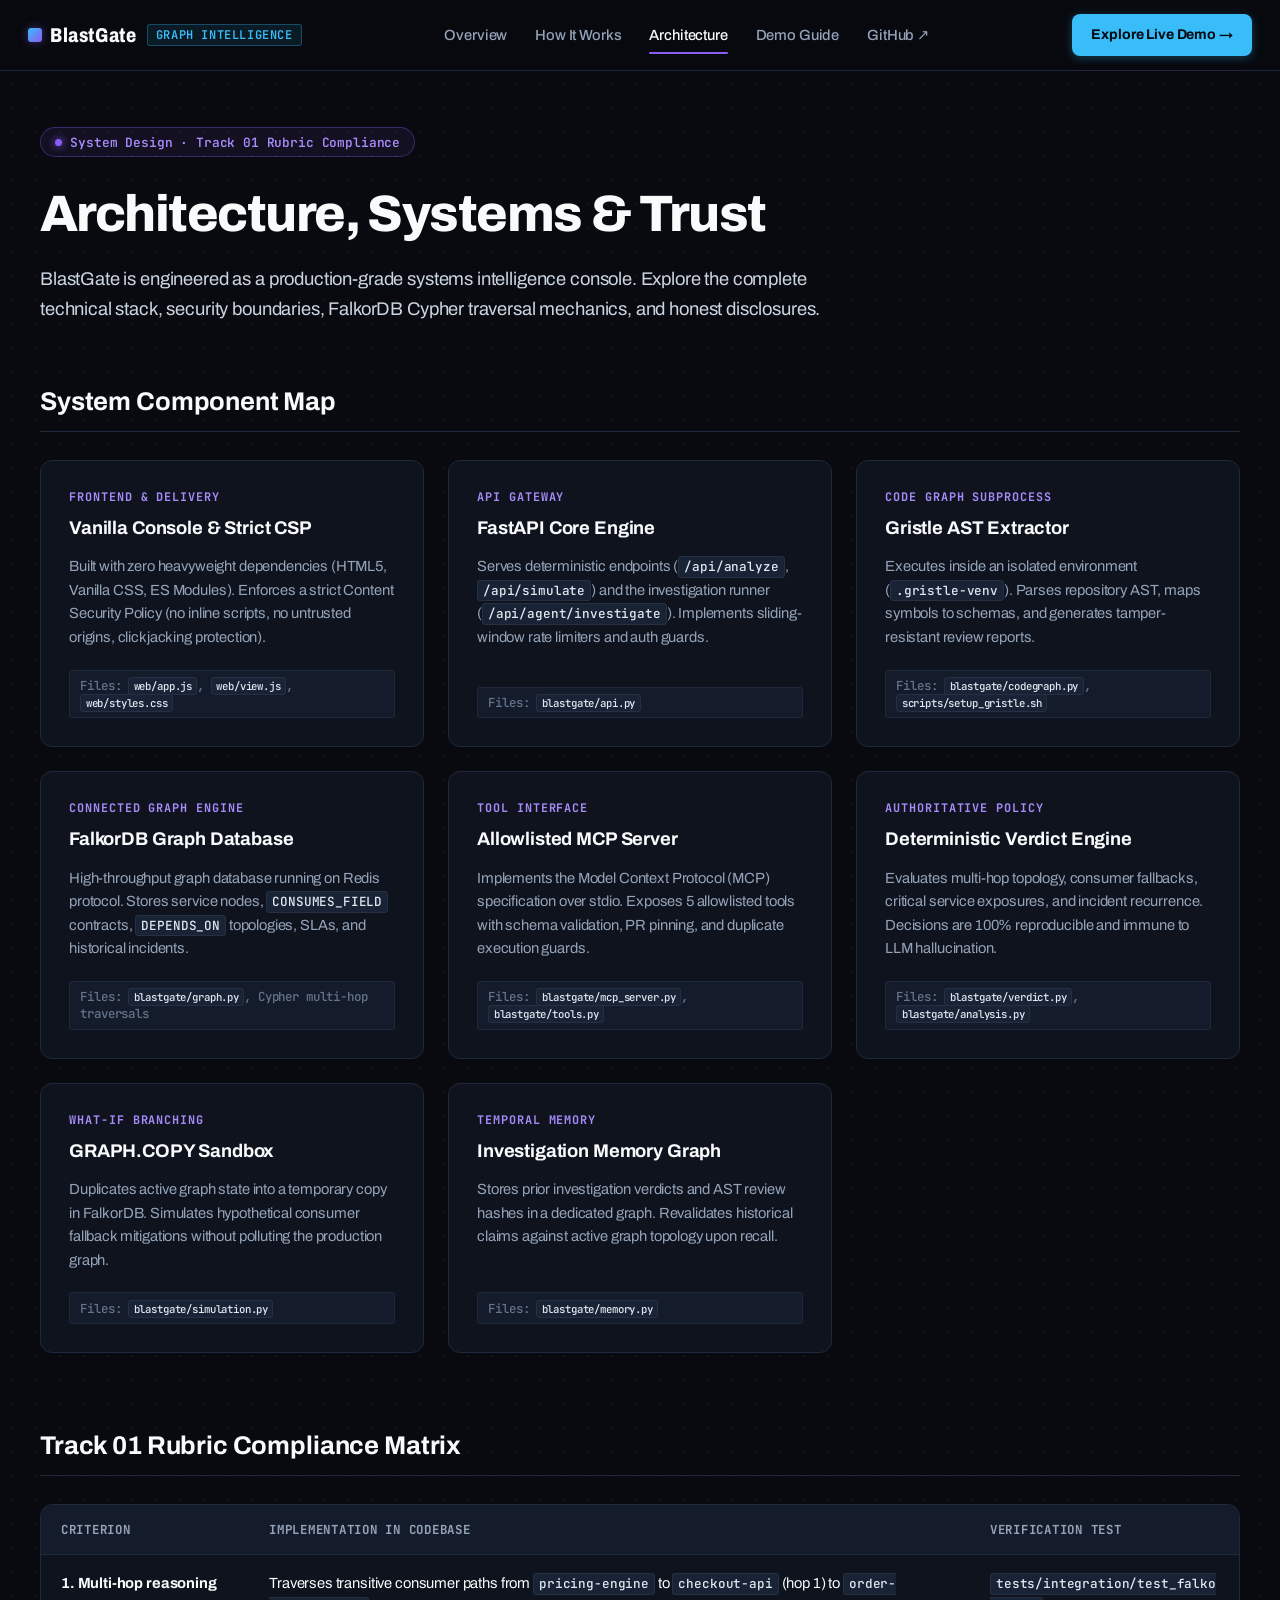
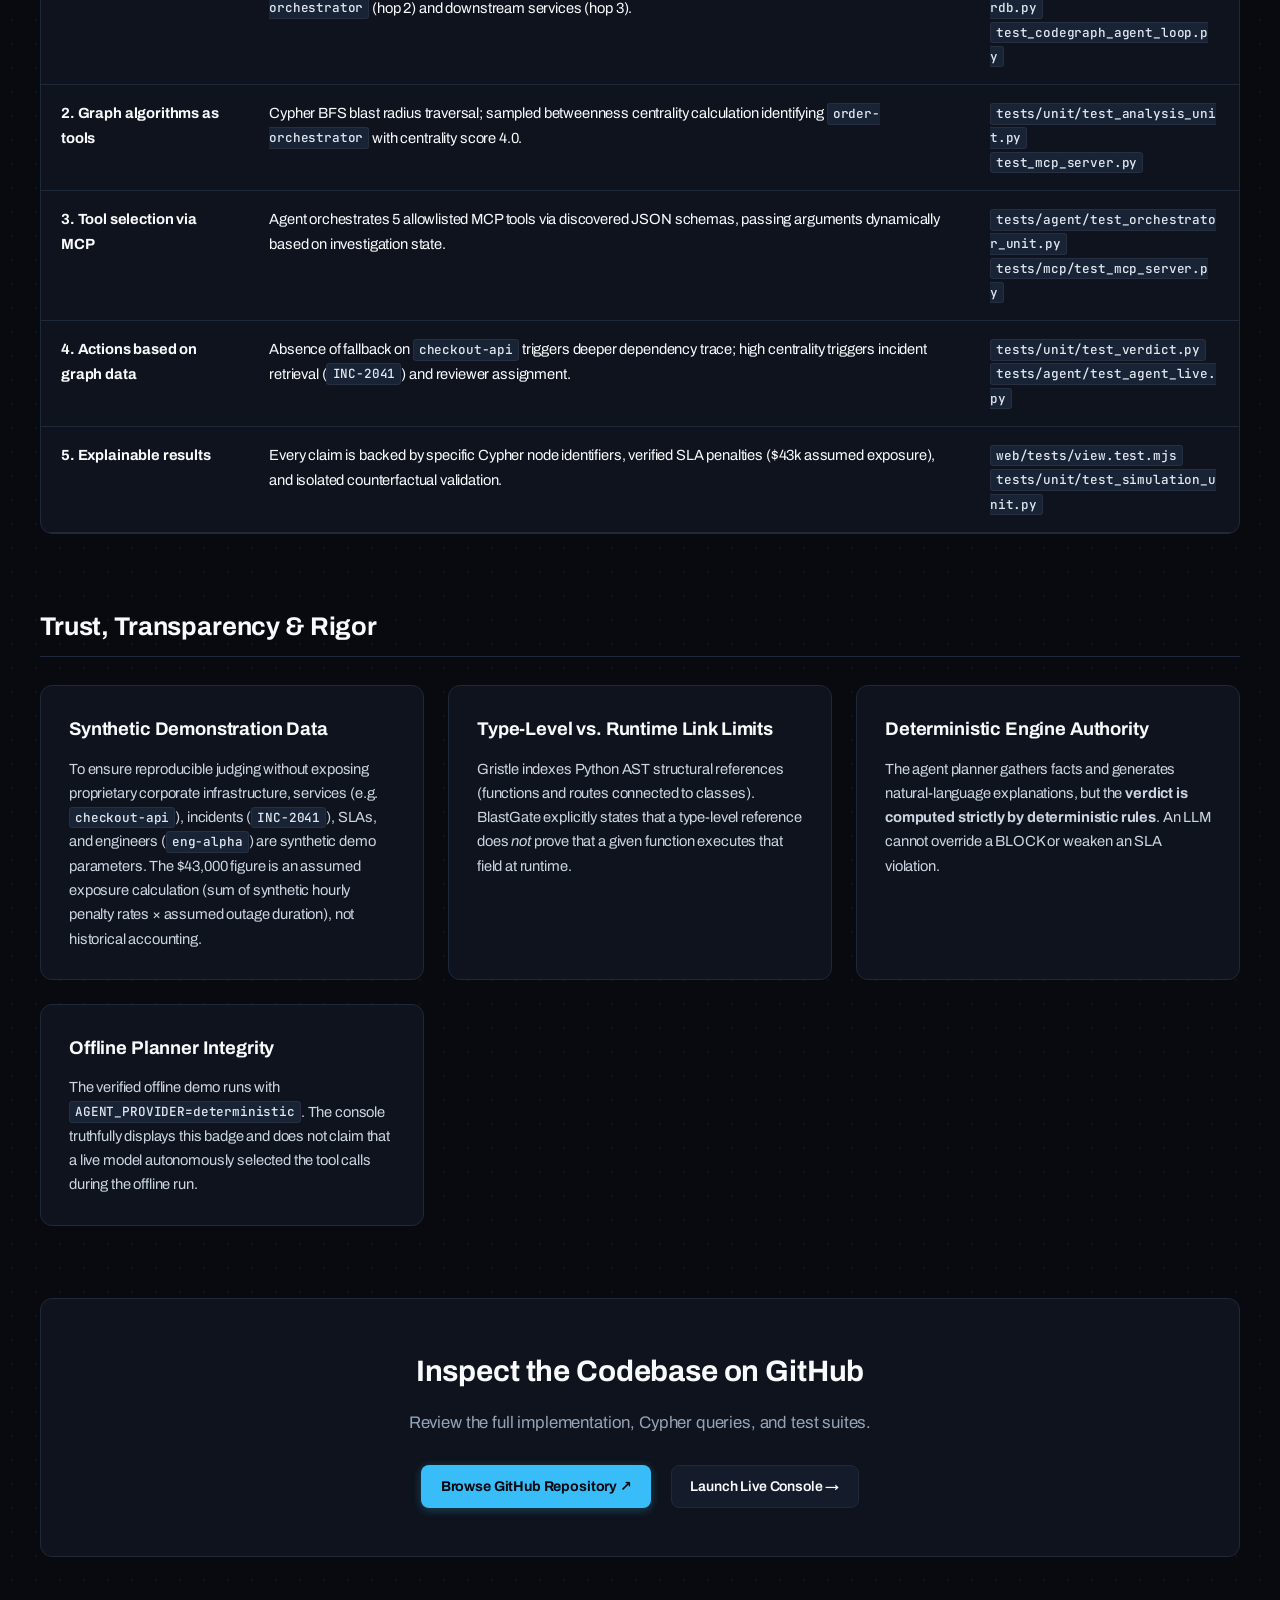
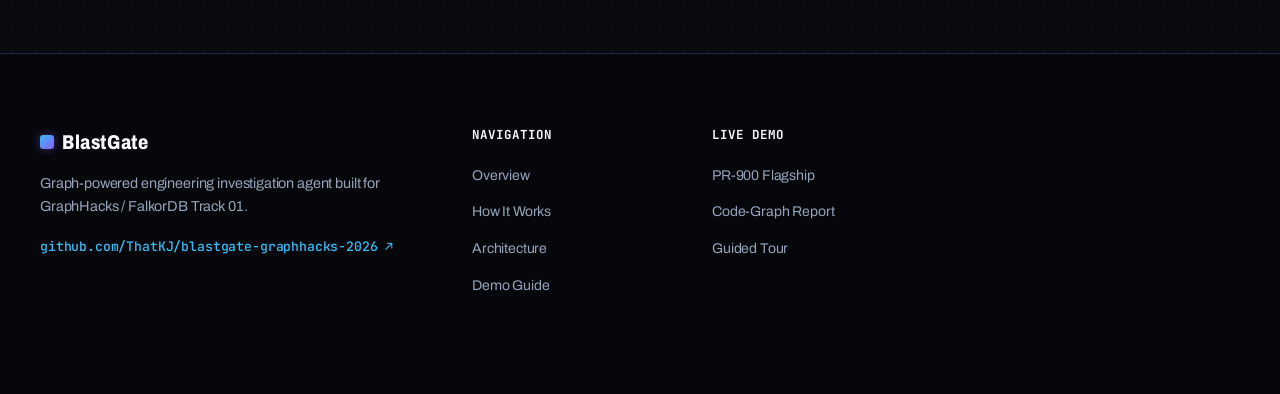
<file: web/architecture.html>
<!doctype html>
<html lang="en">
<head>
  <meta charset="utf-8">
  <meta name="viewport" content="width=device-width, initial-scale=1">
  <title>Architecture &amp; Trust — BlastGate Technical Specification</title>
  <meta name="description" content="Technical architecture, FalkorDB multi-hop graph queries, allowlisted MCP server, deterministic verdict engine, and Track 01 rubric compliance matrix for BlastGate.">
  <link rel="icon" href="data:image/svg+xml,%3Csvg xmlns='http://www.w3.org/2000/svg' viewBox='0 0 16 16'%3E%3Crect width='16' height='16' rx='3' fill='%23080a0f'/%3E%3Cpath d='M3 3l10 10M13 3l-10 10' stroke='%2338bdf8' stroke-width='2.2' stroke-linecap='round'/%3E%3Ccircle cx='8' cy='8' r='2.5' fill='%238b5cf6'/%3E%3C/svg%3E">
  <link rel="preconnect" href="https://fonts.googleapis.com">
  <link rel="preconnect" href="https://fonts.gstatic.com" crossorigin>
  <link rel="stylesheet" href="https://fonts.googleapis.com/css2?family=Archivo:wdth,wght@62..100,400..800&family=JetBrains+Mono:wght@400;500;700&display=swap">
  <link rel="stylesheet" href="styles.css">
</head>
<body class="site-body">
  <header class="site-header">
    <div class="site-nav-container">
      <a href="/" class="brand-link" aria-label="BlastGate Home">
        <span class="brand">BlastGate</span>
        <span class="brand-sub">Graph Intelligence</span>
      </a>

      <nav class="site-nav" id="site-nav" aria-label="Main Navigation">
        <a href="/" class="site-nav-link">Overview</a>
        <a href="/how-it-works" class="site-nav-link">How It Works</a>
        <a href="/architecture" class="site-nav-link active" aria-current="page">Architecture</a>
        <a href="/demo-guide" class="site-nav-link">Demo Guide</a>
        <a href="https://github.com/ThatKJ/blastgate-graphhacks-2026" class="site-nav-link" target="_blank" rel="noopener">GitHub ↗</a>
      </nav>

      <div class="site-header-actions">
        <a href="/console#PR-900" class="btn-primary cta-btn">Explore Live Demo →</a>
        <button type="button" class="mobile-toggle" id="mobile-toggle" aria-label="Toggle Navigation Menu">☰</button>
      </div>
    </div>
  </header>

  <main class="page-content">
    <div class="site-container">
      <div class="page-header">
        <div class="hero-badge">
          <span class="badge-dot"></span>
          <span>System Design · Track 01 Rubric Compliance</span>
        </div>
        <h1 class="page-title">Architecture, Systems &amp; Trust</h1>
        <p class="page-lead">
          BlastGate is engineered as a production-grade systems intelligence console. Explore the complete technical stack, security boundaries, FalkorDB Cypher traversal mechanics, and honest disclosures.
        </p>
      </div>

      <!-- Architecture Block Diagram -->
      <section class="arch-section">
        <h2 class="arch-heading">System Component Map</h2>
        <div class="arch-grid">
          <div class="arch-card">
            <div class="arch-tag">Frontend &amp; Delivery</div>
            <h3>Vanilla Console &amp; Strict CSP</h3>
            <p>Built with zero heavyweight dependencies (HTML5, Vanilla CSS, ES Modules). Enforces a strict Content Security Policy (no inline scripts, no untrusted origins, clickjacking protection).</p>
            <div class="arch-files">Files: <code>web/app.js</code>, <code>web/view.js</code>, <code>web/styles.css</code></div>
          </div>

          <div class="arch-card">
            <div class="arch-tag">API Gateway</div>
            <h3>FastAPI Core Engine</h3>
            <p>Serves deterministic endpoints (<code>/api/analyze</code>, <code>/api/simulate</code>) and the investigation runner (<code>/api/agent/investigate</code>). Implements sliding-window rate limiters and auth guards.</p>
            <div class="arch-files">Files: <code>blastgate/api.py</code></div>
          </div>

          <div class="arch-card">
            <div class="arch-tag">Code Graph Subprocess</div>
            <h3>Gristle AST Extractor</h3>
            <p>Executes inside an isolated environment (<code>.gristle-venv</code>). Parses repository AST, maps symbols to schemas, and generates tamper-resistant review reports.</p>
            <div class="arch-files">Files: <code>blastgate/codegraph.py</code>, <code>scripts/setup_gristle.sh</code></div>
          </div>

          <div class="arch-card">
            <div class="arch-tag">Connected Graph Engine</div>
            <h3>FalkorDB Graph Database</h3>
            <p>High-throughput graph database running on Redis protocol. Stores service nodes, <code>CONSUMES_FIELD</code> contracts, <code>DEPENDS_ON</code> topologies, SLAs, and historical incidents.</p>
            <div class="arch-files">Files: <code>blastgate/graph.py</code>, Cypher multi-hop traversals</div>
          </div>

          <div class="arch-card">
            <div class="arch-tag">Tool Interface</div>
            <h3>Allowlisted MCP Server</h3>
            <p>Implements the Model Context Protocol (MCP) specification over stdio. Exposes 5 allowlisted tools with schema validation, PR pinning, and duplicate execution guards.</p>
            <div class="arch-files">Files: <code>blastgate/mcp_server.py</code>, <code>blastgate/tools.py</code></div>
          </div>

          <div class="arch-card">
            <div class="arch-tag">Authoritative Policy</div>
            <h3>Deterministic Verdict Engine</h3>
            <p>Evaluates multi-hop topology, consumer fallbacks, critical service exposures, and incident recurrence. Decisions are 100% reproducible and immune to LLM hallucination.</p>
            <div class="arch-files">Files: <code>blastgate/verdict.py</code>, <code>blastgate/analysis.py</code></div>
          </div>

          <div class="arch-card">
            <div class="arch-tag">What-If Branching</div>
            <h3>GRAPH.COPY Sandbox</h3>
            <p>Duplicates active graph state into a temporary copy in FalkorDB. Simulates hypothetical consumer fallback mitigations without polluting the production graph.</p>
            <div class="arch-files">Files: <code>blastgate/simulation.py</code></div>
          </div>

          <div class="arch-card">
            <div class="arch-tag">Temporal Memory</div>
            <h3>Investigation Memory Graph</h3>
            <p>Stores prior investigation verdicts and AST review hashes in a dedicated graph. Revalidates historical claims against active graph topology upon recall.</p>
            <div class="arch-files">Files: <code>blastgate/memory.py</code></div>
          </div>
        </div>
      </section>

      <!-- Track 01 Rubric Compliance Matrix -->
      <section class="arch-section">
        <h2 class="arch-heading">Track 01 Rubric Compliance Matrix</h2>
        <div class="rubric-table-wrap">
          <table class="rubric-table">
            <thead>
              <tr>
                <th>Criterion</th>
                <th>Implementation in Codebase</th>
                <th>Verification Test</th>
              </tr>
            </thead>
            <tbody>
              <tr>
                <td><strong>1. Multi-hop reasoning</strong></td>
                <td>
                  Traverses transitive consumer paths from <code>pricing-engine</code> to <code>checkout-api</code> (hop 1) to <code>order-orchestrator</code> (hop 2) and downstream services (hop 3).
                </td>
                <td><code>tests/integration/test_falkordb.py</code><br><code>test_codegraph_agent_loop.py</code></td>
              </tr>
              <tr>
                <td><strong>2. Graph algorithms as tools</strong></td>
                <td>
                  Cypher BFS blast radius traversal; sampled betweenness centrality calculation identifying <code>order-orchestrator</code> with centrality score 4.0.
                </td>
                <td><code>tests/unit/test_analysis_unit.py</code><br><code>test_mcp_server.py</code></td>
              </tr>
              <tr>
                <td><strong>3. Tool selection via MCP</strong></td>
                <td>
                  Agent orchestrates 5 allowlisted MCP tools via discovered JSON schemas, passing arguments dynamically based on investigation state.
                </td>
                <td><code>tests/agent/test_orchestrator_unit.py</code><br><code>tests/mcp/test_mcp_server.py</code></td>
              </tr>
              <tr>
                <td><strong>4. Actions based on graph data</strong></td>
                <td>
                  Absence of fallback on <code>checkout-api</code> triggers deeper dependency trace; high centrality triggers incident retrieval (<code>INC-2041</code>) and reviewer assignment.
                </td>
                <td><code>tests/unit/test_verdict.py</code><br><code>tests/agent/test_agent_live.py</code></td>
              </tr>
              <tr>
                <td><strong>5. Explainable results</strong></td>
                <td>
                  Every claim is backed by specific Cypher node identifiers, verified SLA penalties ($43k assumed exposure), and isolated counterfactual validation.
                </td>
                <td><code>web/tests/view.test.mjs</code><br><code>tests/unit/test_simulation_unit.py</code></td>
              </tr>
            </tbody>
          </table>
        </div>
      </section>

      <!-- Trust, Safeguards & Limitations -->
      <section class="arch-section trust-section">
        <h2 class="arch-heading">Trust, Transparency &amp; Rigor</h2>
        <div class="trust-grid">
          <div class="trust-card">
            <h3>Synthetic Demonstration Data</h3>
            <p>
              To ensure reproducible judging without exposing proprietary corporate infrastructure, services (e.g. <code>checkout-api</code>), incidents (<code>INC-2041</code>), SLAs, and engineers (<code>eng-alpha</code>) are synthetic demo parameters. The $43,000 figure is an assumed exposure calculation (sum of synthetic hourly penalty rates × assumed outage duration), not historical accounting.
            </p>
          </div>

          <div class="trust-card">
            <h3>Type-Level vs. Runtime Link Limits</h3>
            <p>
              Gristle indexes Python AST structural references (functions and routes connected to classes). BlastGate explicitly states that a type-level reference does <em>not</em> prove that a given function executes that field at runtime.
            </p>
          </div>

          <div class="trust-card">
            <h3>Deterministic Engine Authority</h3>
            <p>
              The agent planner gathers facts and generates natural-language explanations, but the <strong>verdict is computed strictly by deterministic rules</strong>. An LLM cannot override a BLOCK or weaken an SLA violation.
            </p>
          </div>

          <div class="trust-card">
            <h3>Offline Planner Integrity</h3>
            <p>
              The verified offline demo runs with <code>AGENT_PROVIDER=deterministic</code>. The console truthfully displays this badge and does not claim that a live model autonomously selected the tool calls during the offline run.
            </p>
          </div>
        </div>
      </section>

      <!-- CTA -->
      <div class="page-cta-banner">
        <h2>Inspect the Codebase on GitHub</h2>
        <p>Review the full implementation, Cypher queries, and test suites.</p>
        <div class="cta-buttons">
          <a href="https://github.com/ThatKJ/blastgate-graphhacks-2026" class="btn-primary cta-btn" target="_blank" rel="noopener">Browse GitHub Repository ↗</a>
          <a href="/console#PR-900" class="btn-secondary cta-btn">Launch Live Console →</a>
        </div>
      </div>
    </div>
  </main>

  <footer class="site-footer">
    <div class="site-container footer-container">
      <div class="footer-brand-col">
        <p class="brand">BlastGate</p>
        <p class="footer-desc">Graph-powered engineering investigation agent built for GraphHacks / FalkorDB Track 01.</p>
        <p class="footer-repo"><a href="https://github.com/ThatKJ/blastgate-graphhacks-2026" target="_blank" rel="noopener">github.com/ThatKJ/blastgate-graphhacks-2026 ↗</a></p>
      </div>
      <div class="footer-links-col">
        <h4>Navigation</h4>
        <ul>
          <li><a href="/">Overview</a></li>
          <li><a href="/how-it-works">How It Works</a></li>
          <li><a href="/architecture">Architecture</a></li>
          <li><a href="/demo-guide">Demo Guide</a></li>
        </ul>
      </div>
      <div class="footer-links-col">
        <h4>Live Demo</h4>
        <ul>
          <li><a href="/console#PR-900">PR-900 Flagship</a></li>
          <li><a href="/console#codegraph">Code-Graph Report</a></li>
          <li><a href="/console#tour">Guided Tour</a></li>
        </ul>
      </div>
    </div>
  </footer>

  <script type="module" src="site.js"></script>
</body>
</html>
</file>
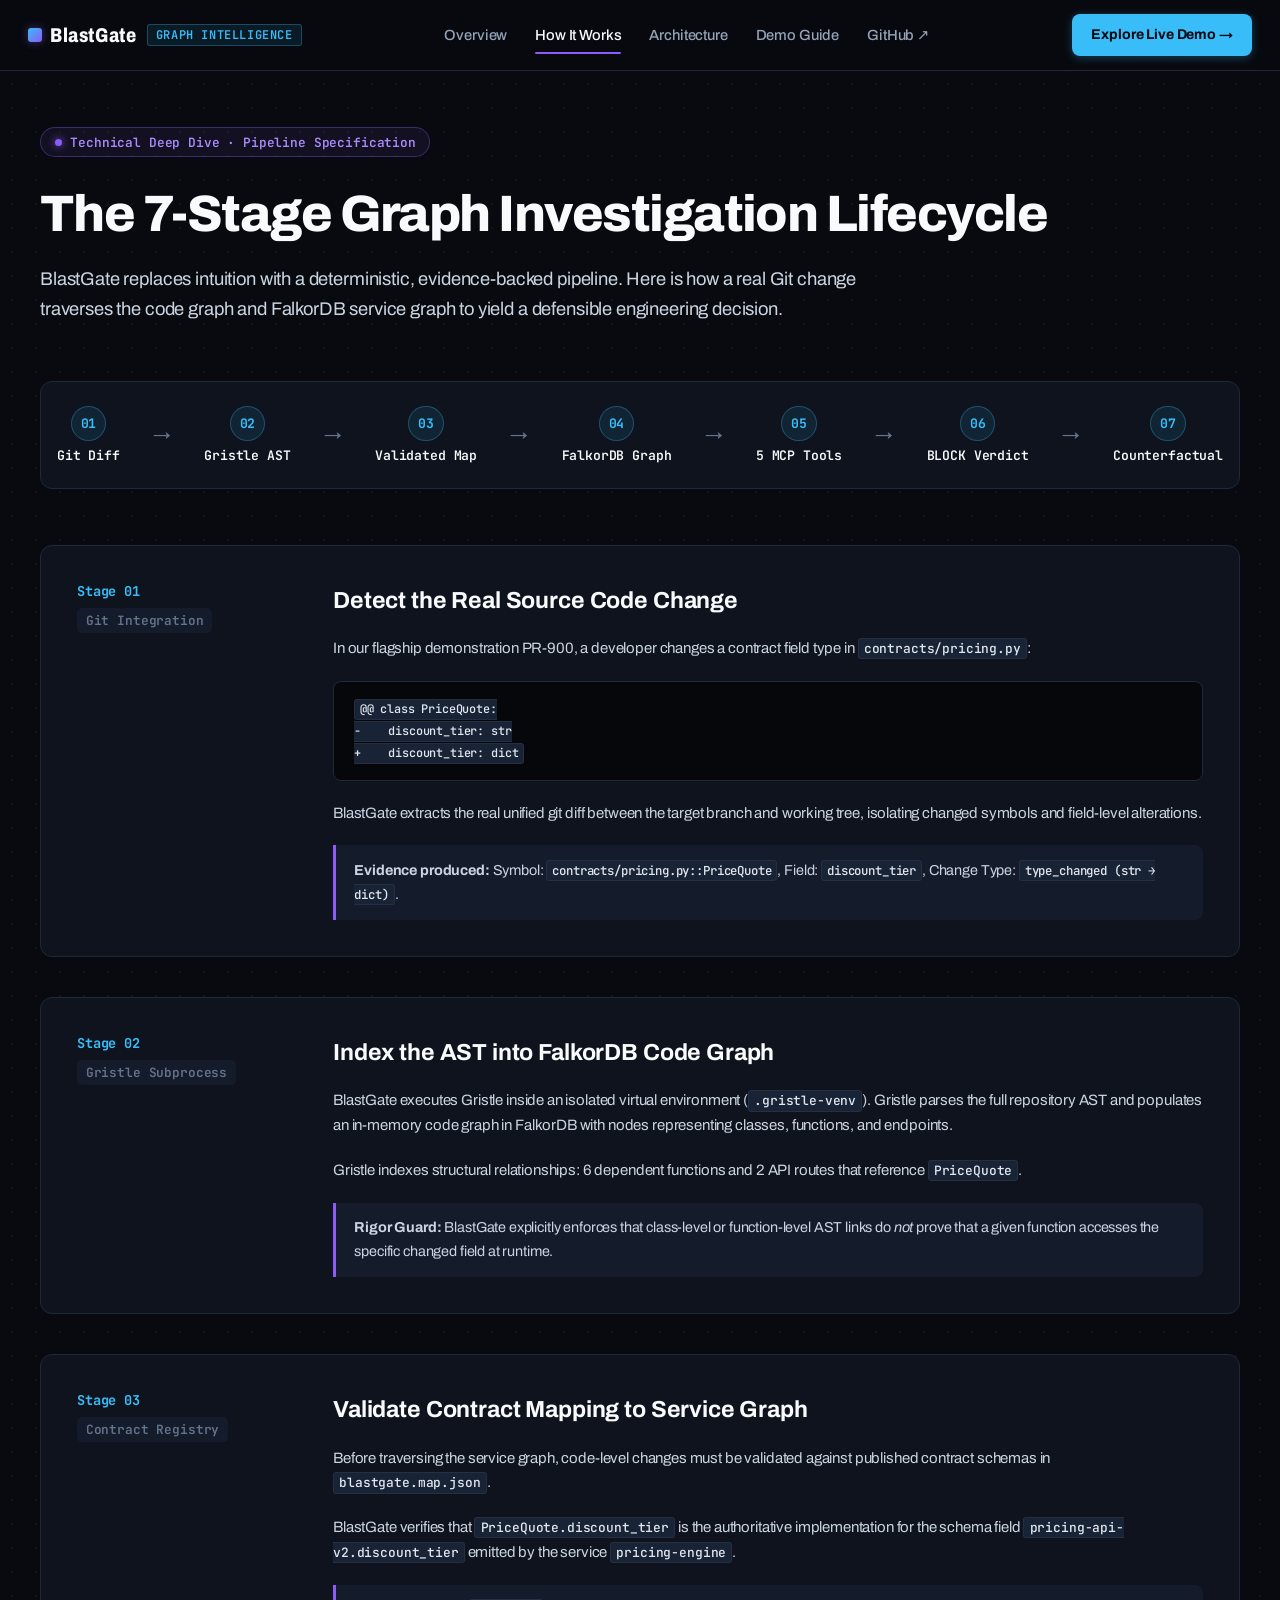
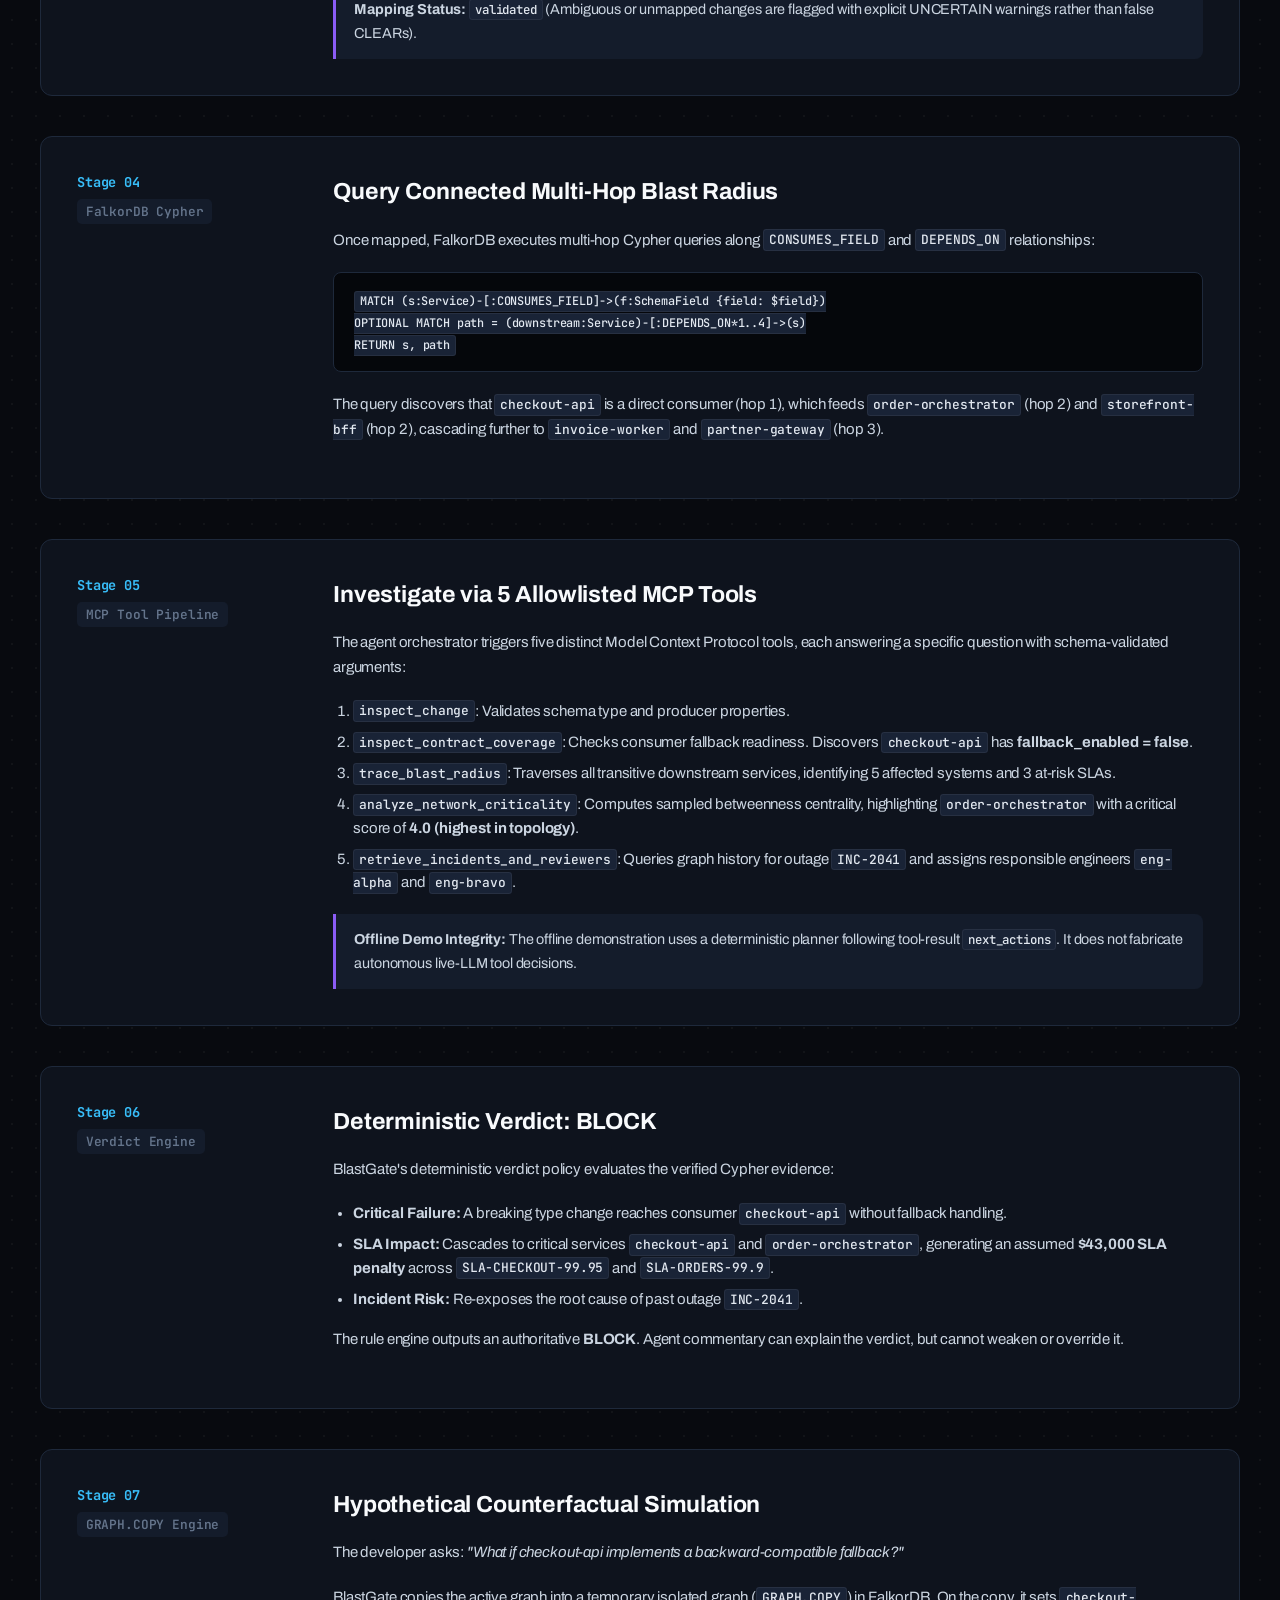
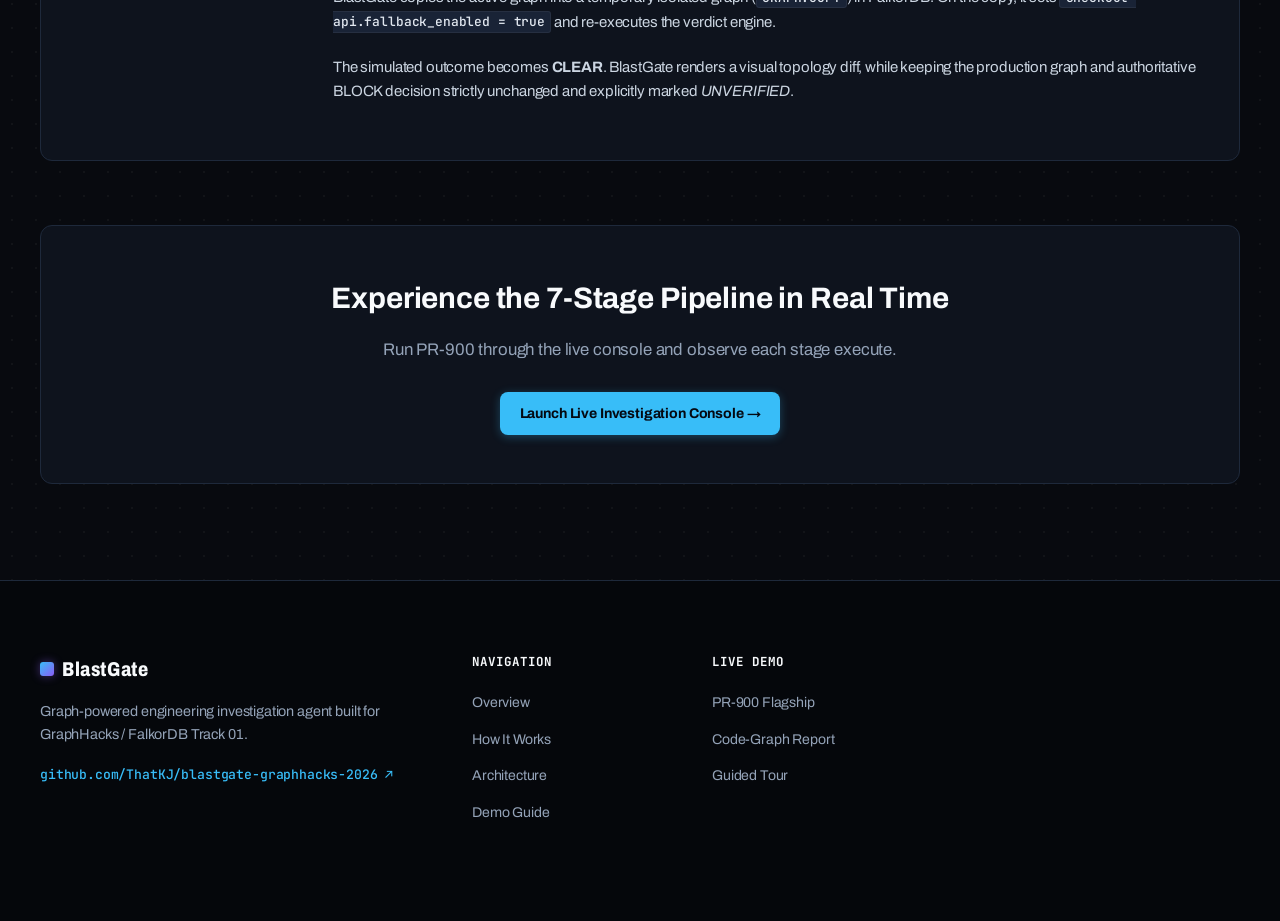
<file: web/how-it-works.html>
<!doctype html>
<html lang="en">
<head>
  <meta charset="utf-8">
  <meta name="viewport" content="width=device-width, initial-scale=1">
  <title>How It Works — BlastGate 7-Stage Investigation</title>
  <meta name="description" content="Detailed step-by-step technical lifecycle of BlastGate: Git diff → Gristle AST → Validated Mapping → FalkorDB Service Graph → MCP Investigation → Deterministic BLOCK → Counterfactual Simulation.">
  <link rel="icon" href="data:image/svg+xml,%3Csvg xmlns='http://www.w3.org/2000/svg' viewBox='0 0 16 16'%3E%3Crect width='16' height='16' rx='3' fill='%23080a0f'/%3E%3Cpath d='M3 3l10 10M13 3l-10 10' stroke='%2338bdf8' stroke-width='2.2' stroke-linecap='round'/%3E%3Ccircle cx='8' cy='8' r='2.5' fill='%238b5cf6'/%3E%3C/svg%3E">
  <link rel="preconnect" href="https://fonts.googleapis.com">
  <link rel="preconnect" href="https://fonts.gstatic.com" crossorigin>
  <link rel="stylesheet" href="https://fonts.googleapis.com/css2?family=Archivo:wdth,wght@62..100,400..800&family=JetBrains+Mono:wght@400;500;700&display=swap">
  <link rel="stylesheet" href="styles.css">
</head>
<body class="site-body">
  <header class="site-header">
    <div class="site-nav-container">
      <a href="/" class="brand-link" aria-label="BlastGate Home">
        <span class="brand">BlastGate</span>
        <span class="brand-sub">Graph Intelligence</span>
      </a>

      <nav class="site-nav" id="site-nav" aria-label="Main Navigation">
        <a href="/" class="site-nav-link">Overview</a>
        <a href="/how-it-works" class="site-nav-link active" aria-current="page">How It Works</a>
        <a href="/architecture" class="site-nav-link">Architecture</a>
        <a href="/demo-guide" class="site-nav-link">Demo Guide</a>
        <a href="https://github.com/ThatKJ/blastgate-graphhacks-2026" class="site-nav-link" target="_blank" rel="noopener">GitHub ↗</a>
      </nav>

      <div class="site-header-actions">
        <a href="/console#PR-900" class="btn-primary cta-btn">Explore Live Demo →</a>
        <button type="button" class="mobile-toggle" id="mobile-toggle" aria-label="Toggle Navigation Menu">☰</button>
      </div>
    </div>
  </header>

  <main class="page-content">
    <div class="site-container">
      <div class="page-header">
        <div class="hero-badge">
          <span class="badge-dot"></span>
          <span>Technical Deep Dive · Pipeline Specification</span>
        </div>
        <h1 class="page-title">The 7-Stage Graph Investigation Lifecycle</h1>
        <p class="page-lead">
          BlastGate replaces intuition with a deterministic, evidence-backed pipeline. Here is how a real Git change traverses the code graph and FalkorDB service graph to yield a defensible engineering decision.
        </p>
      </div>

      <!-- Interactive Flow Schematic -->
      <div class="pipeline-flow-wrap">
        <div class="pipeline-flow">
          <div class="pipeline-step">
            <div class="step-num">01</div>
            <div class="step-label">Git Diff</div>
          </div>
          <div class="pipeline-arrow">→</div>
          <div class="pipeline-step">
            <div class="step-num">02</div>
            <div class="step-label">Gristle AST</div>
          </div>
          <div class="pipeline-arrow">→</div>
          <div class="pipeline-step">
            <div class="step-num">03</div>
            <div class="step-label">Validated Map</div>
          </div>
          <div class="pipeline-arrow">→</div>
          <div class="pipeline-step">
            <div class="step-num">04</div>
            <div class="step-label">FalkorDB Graph</div>
          </div>
          <div class="pipeline-arrow">→</div>
          <div class="pipeline-step">
            <div class="step-num">05</div>
            <div class="step-label">5 MCP Tools</div>
          </div>
          <div class="pipeline-arrow">→</div>
          <div class="pipeline-step">
            <div class="step-num">06</div>
            <div class="step-label">BLOCK Verdict</div>
          </div>
          <div class="pipeline-arrow">→</div>
          <div class="pipeline-step">
            <div class="step-num">07</div>
            <div class="step-label">Counterfactual</div>
          </div>
        </div>
      </div>

      <!-- Step-by-Step Breakdown -->
      <div class="stages-breakdown">
        <!-- Stage 1 -->
        <article class="stage-article">
          <div class="stage-sidebar">
            <span class="stage-badge">Stage 01</span>
            <span class="stage-component">Git Integration</span>
          </div>
          <div class="stage-body">
            <h2>Detect the Real Source Code Change</h2>
            <p>
              In our flagship demonstration PR-900, a developer changes a contract field type in <code>contracts/pricing.py</code>:
            </p>
            <pre class="code-block"><code>@@ class PriceQuote:
-    discount_tier: str
+    discount_tier: dict</code></pre>
            <p>
              BlastGate extracts the real unified git diff between the target branch and working tree, isolating changed symbols and field-level alterations.
            </p>
            <div class="stage-evidence">
              <strong>Evidence produced:</strong> Symbol: <code>contracts/pricing.py::PriceQuote</code>, Field: <code>discount_tier</code>, Change Type: <code>type_changed (str → dict)</code>.
            </div>
          </div>
        </article>

        <!-- Stage 2 -->
        <article class="stage-article">
          <div class="stage-sidebar">
            <span class="stage-badge">Stage 02</span>
            <span class="stage-component">Gristle Subprocess</span>
          </div>
          <div class="stage-body">
            <h2>Index the AST into FalkorDB Code Graph</h2>
            <p>
              BlastGate executes Gristle inside an isolated virtual environment (<code>.gristle-venv</code>). Gristle parses the full repository AST and populates an in-memory code graph in FalkorDB with nodes representing classes, functions, and endpoints.
            </p>
            <p>
              Gristle indexes structural relationships: 6 dependent functions and 2 API routes that reference <code>PriceQuote</code>.
            </p>
            <div class="stage-note">
              <strong>Rigor Guard:</strong> BlastGate explicitly enforces that class-level or function-level AST links do <em>not</em> prove that a given function accesses the specific changed field at runtime.
            </div>
          </div>
        </article>

        <!-- Stage 3 -->
        <article class="stage-article">
          <div class="stage-sidebar">
            <span class="stage-badge">Stage 03</span>
            <span class="stage-component">Contract Registry</span>
          </div>
          <div class="stage-body">
            <h2>Validate Contract Mapping to Service Graph</h2>
            <p>
              Before traversing the service graph, code-level changes must be validated against published contract schemas in <code>blastgate.map.json</code>.
            </p>
            <p>
              BlastGate verifies that <code>PriceQuote.discount_tier</code> is the authoritative implementation for the schema field <code>pricing-api-v2.discount_tier</code> emitted by the service <code>pricing-engine</code>.
            </p>
            <div class="stage-evidence">
              <strong>Mapping Status:</strong> <code>validated</code> (Ambiguous or unmapped changes are flagged with explicit UNCERTAIN warnings rather than false CLEARs).
            </div>
          </div>
        </article>

        <!-- Stage 4 -->
        <article class="stage-article">
          <div class="stage-sidebar">
            <span class="stage-badge">Stage 04</span>
            <span class="stage-component">FalkorDB Cypher</span>
          </div>
          <div class="stage-body">
            <h2>Query Connected Multi-Hop Blast Radius</h2>
            <p>
              Once mapped, FalkorDB executes multi-hop Cypher queries along <code>CONSUMES_FIELD</code> and <code>DEPENDS_ON</code> relationships:
            </p>
            <pre class="code-block"><code>MATCH (s:Service)-[:CONSUMES_FIELD]->(f:SchemaField {field: $field})
OPTIONAL MATCH path = (downstream:Service)-[:DEPENDS_ON*1..4]->(s)
RETURN s, path</code></pre>
            <p>
              The query discovers that <code>checkout-api</code> is a direct consumer (hop 1), which feeds <code>order-orchestrator</code> (hop 2) and <code>storefront-bff</code> (hop 2), cascading further to <code>invoice-worker</code> and <code>partner-gateway</code> (hop 3).
            </p>
          </div>
        </article>

        <!-- Stage 5 -->
        <article class="stage-article">
          <div class="stage-sidebar">
            <span class="stage-badge">Stage 05</span>
            <span class="stage-component">MCP Tool Pipeline</span>
          </div>
          <div class="stage-body">
            <h2>Investigate via 5 Allowlisted MCP Tools</h2>
            <p>
              The agent orchestrator triggers five distinct Model Context Protocol tools, each answering a specific question with schema-validated arguments:
            </p>
            <ol class="stage-steps-list">
              <li><code>inspect_change</code>: Validates schema type and producer properties.</li>
              <li><code>inspect_contract_coverage</code>: Checks consumer fallback readiness. Discovers <code>checkout-api</code> has <strong>fallback_enabled = false</strong>.</li>
              <li><code>trace_blast_radius</code>: Traverses all transitive downstream services, identifying 5 affected systems and 3 at-risk SLAs.</li>
              <li><code>analyze_network_criticality</code>: Computes sampled betweenness centrality, highlighting <code>order-orchestrator</code> with a critical score of <strong>4.0 (highest in topology)</strong>.</li>
              <li><code>retrieve_incidents_and_reviewers</code>: Queries graph history for outage <code>INC-2041</code> and assigns responsible engineers <code>eng-alpha</code> and <code>eng-bravo</code>.</li>
            </ol>
            <div class="stage-note">
              <strong>Offline Demo Integrity:</strong> The offline demonstration uses a deterministic planner following tool-result <code>next_actions</code>. It does not fabricate autonomous live-LLM tool decisions.
            </div>
          </div>
        </article>

        <!-- Stage 6 -->
        <article class="stage-article">
          <div class="stage-sidebar">
            <span class="stage-badge">Stage 06</span>
            <span class="stage-component">Verdict Engine</span>
          </div>
          <div class="stage-body">
            <h2>Deterministic Verdict: BLOCK</h2>
            <p>
              BlastGate's deterministic verdict policy evaluates the verified Cypher evidence:
            </p>
            <ul class="verdict-points">
              <li><strong>Critical Failure:</strong> A breaking type change reaches consumer <code>checkout-api</code> without fallback handling.</li>
              <li><strong>SLA Impact:</strong> Cascades to critical services <code>checkout-api</code> and <code>order-orchestrator</code>, generating an assumed <strong>$43,000 SLA penalty</strong> across <code>SLA-CHECKOUT-99.95</code> and <code>SLA-ORDERS-99.9</code>.</li>
              <li><strong>Incident Risk:</strong> Re-exposes the root cause of past outage <code>INC-2041</code>.</li>
            </ul>
            <p>
              The rule engine outputs an authoritative <strong>BLOCK</strong>. Agent commentary can explain the verdict, but cannot weaken or override it.
            </p>
          </div>
        </article>

        <!-- Stage 7 -->
        <article class="stage-article">
          <div class="stage-sidebar">
            <span class="stage-badge">Stage 07</span>
            <span class="stage-component">GRAPH.COPY Engine</span>
          </div>
          <div class="stage-body">
            <h2>Hypothetical Counterfactual Simulation</h2>
            <p>
              The developer asks: <em>"What if checkout-api implements a backward-compatible fallback?"</em>
            </p>
            <p>
              BlastGate copies the active graph into a temporary isolated graph (<code>GRAPH.COPY</code>) in FalkorDB. On the copy, it sets <code>checkout-api.fallback_enabled = true</code> and re-executes the verdict engine.
            </p>
            <p>
              The simulated outcome becomes <strong>CLEAR</strong>. BlastGate renders a visual topology diff, while keeping the production graph and authoritative BLOCK decision strictly unchanged and explicitly marked <em>UNVERIFIED</em>.
            </p>
          </div>
        </article>
      </div>

      <!-- Bottom CTA Banner -->
      <div class="page-cta-banner">
        <h2>Experience the 7-Stage Pipeline in Real Time</h2>
        <p>Run PR-900 through the live console and observe each stage execute.</p>
        <a href="/console#PR-900" class="btn-primary cta-btn">Launch Live Investigation Console →</a>
      </div>
    </div>
  </main>

  <footer class="site-footer">
    <div class="site-container footer-container">
      <div class="footer-brand-col">
        <p class="brand">BlastGate</p>
        <p class="footer-desc">Graph-powered engineering investigation agent built for GraphHacks / FalkorDB Track 01.</p>
        <p class="footer-repo"><a href="https://github.com/ThatKJ/blastgate-graphhacks-2026" target="_blank" rel="noopener">github.com/ThatKJ/blastgate-graphhacks-2026 ↗</a></p>
      </div>
      <div class="footer-links-col">
        <h4>Navigation</h4>
        <ul>
          <li><a href="/">Overview</a></li>
          <li><a href="/how-it-works">How It Works</a></li>
          <li><a href="/architecture">Architecture</a></li>
          <li><a href="/demo-guide">Demo Guide</a></li>
        </ul>
      </div>
      <div class="footer-links-col">
        <h4>Live Demo</h4>
        <ul>
          <li><a href="/console#PR-900">PR-900 Flagship</a></li>
          <li><a href="/console#codegraph">Code-Graph Report</a></li>
          <li><a href="/console#tour">Guided Tour</a></li>
        </ul>
      </div>
    </div>
  </footer>

  <script type="module" src="site.js"></script>
</body>
</html>
</file>
<file: web/styles.css>
/* ==========================================================================
   BLASTGATE — GRAPH-POWERED ENGINEERING INVESTIGATION CONSOLE
   Design Direction: Precision Developer Tool / Minimal Dark Engineering SaaS
   Palette: Deep Slate / Obsidian Canvas, Crisp Typography, High-Signal Indicators
   ========================================================================== */

:root {
  /* Surface & Base Hierarchy — Deep Obsidian & Precision Graphite */
  --ground: #080a0f;
  --surface: #0e131d;
  --surface-raised: #141c2b;
  --surface-card: #192336;
  --surface-sunken: #05070b;
  --surface-hover: #1e2b42;

  /* Crisp Engineering Borders */
  --rule: #1e293b;
  --rule-subtle: rgba(255, 255, 255, 0.06);
  --rule-hover: #334155;
  --rule-active: #8b5cf6;

  /* Typography Colors */
  --ink: #f8fafc;
  --ink-secondary: #cbd5e1;
  --muted: #94a3b8;
  --subtle: #64748b;

  /* High-Signal Verdict Colors */
  --block: #f43f5e;
  --block-bg: rgba(244, 63, 94, 0.12);
  --block-border: rgba(244, 63, 94, 0.4);
  --warn: #f59e0b;
  --warn-bg: rgba(245, 158, 11, 0.12);
  --warn-border: rgba(245, 158, 11, 0.4);
  --clear: #10b981;
  --clear-bg: rgba(16, 185, 129, 0.12);
  --clear-border: rgba(16, 185, 129, 0.4);

  /* Accents & Signals */
  --focus: #38bdf8;
  --focus-bg: rgba(56, 189, 248, 0.10);
  --cyan: #38bdf8;
  --cyan-bg: rgba(56, 189, 248, 0.10);
  --violet: #8b5cf6;
  --violet-bg: rgba(139, 92, 246, 0.10);
  --violet-border: rgba(139, 92, 246, 0.35);
  --violet-glow: rgba(139, 92, 246, 0.20);
  --violet-hover: #a78bfa;
  --indigo: #818cf8;
  --tone: var(--muted);

  /* Typography Stacks */
  --sans: "Archivo", system-ui, -apple-system, BlinkMacSystemFont, "Segoe UI", Roboto, sans-serif;
  --mono: "JetBrains Mono", ui-monospace, "SF Mono", Menlo, Consolas, monospace;

  /* Layout & Radii */
  --radius-xs: 3px;
  --radius-sm: 5px;
  --radius-md: 8px;
  --radius-lg: 12px;
  --radius-xl: 16px;

  /* Tactical Shadows */
  --shadow-sm: 0 1px 3px rgba(0, 0, 0, 0.4);
  --shadow-md: 0 4px 14px rgba(0, 0, 0, 0.5);
  --shadow-lg: 0 10px 30px rgba(0, 0, 0, 0.65);

  color-scheme: dark;
}

* {
  box-sizing: border-box;
}

html {
  -webkit-text-size-adjust: 100%;
  scroll-behavior: smooth;
  overflow-x: hidden;
}

body {
  margin: 0;
  overflow-x: hidden;
  background-color: var(--ground);
  background-image: radial-gradient(rgba(255, 255, 255, 0.04) 1px, transparent 1px);
  background-size: 24px 24px;
  color: var(--ink);
  font: 400 14px/1.6 var(--sans);
  letter-spacing: -0.01em;
  -webkit-font-smoothing: antialiased;
  -moz-osx-font-smoothing: grayscale;
}

:focus-visible {
  outline: 2px solid var(--focus);
  outline-offset: 2px;
}

code {
  font: 500 0.86em/1.4 var(--mono);
  color: #e2e8f0;
  background: var(--surface-card);
  padding: 0.1em 0.4em;
  border-radius: var(--radius-xs);
  border: 1px solid var(--rule-subtle);
  overflow-wrap: anywhere;
}

.muted {
  color: var(--muted);
}

/* --- Top Engineering Header ------------------------------------------------------------------ */
.top {
  display: grid;
  grid-template-columns: auto 1fr auto;
  align-items: center;
  gap: 1.5rem;
  padding: 0.8rem 1.75rem;
  background: rgba(10, 13, 20, 0.92);
  backdrop-filter: blur(16px);
  -webkit-backdrop-filter: blur(16px);
  border-bottom: 1px solid var(--rule);
  position: sticky;
  top: 0;
  z-index: 100;
}

.brand {
  margin: 0;
  font-weight: 800;
  font-stretch: 80%;
  font-size: 1.25rem;
  letter-spacing: 0.03em;
  color: var(--ink);
  display: inline-flex;
  align-items: center;
  gap: 0.5rem;
}

.brand::before {
  content: "";
  display: inline-block;
  width: 14px;
  height: 14px;
  background: linear-gradient(135deg, #38bdf8 0%, #8b5cf6 100%);
  border-radius: 3px;
  box-shadow: 0 0 10px rgba(139, 92, 246, 0.45);
}

.top h1 {
  margin: 0;
  font-weight: 500;
  font-size: 0.98rem;
  color: var(--muted);
  white-space: nowrap;
  overflow: hidden;
  text-overflow: ellipsis;
}

.health {
  display: flex;
  gap: 0.75rem;
  flex-wrap: wrap;
  align-items: center;
  font-size: 0.82rem;
  color: var(--muted);
}

.health span {
  display: inline-flex;
  align-items: center;
  background: var(--surface-raised);
  padding: 0.25rem 0.65rem;
  border-radius: var(--radius-sm);
  border: 1px solid var(--rule);
}

.health .dot {
  display: inline-block;
  width: 0.5rem;
  height: 0.5rem;
  border-radius: 50%;
  margin-right: 0.45rem;
  background: var(--muted);
}

.health .ok .dot {
  background: var(--clear);
  box-shadow: 0 0 8px rgba(16, 185, 129, 0.6);
}

.health .bad .dot {
  background: var(--block);
  box-shadow: 0 0 8px rgba(244, 63, 94, 0.6);
}

.health .note .dot {
  background: var(--warn);
  box-shadow: 0 0 8px rgba(245, 158, 11, 0.6);
}

/* Header Live Status Strip */
.current {
  grid-column: 1 / -1;
  margin: 0.25rem 0 0;
  display: flex;
  flex-wrap: wrap;
  gap: 0.6rem;
  align-items: center;
  min-height: 1.5rem;
  font-size: 0.88rem;
  padding-top: 0.4rem;
  border-top: 1px dashed rgba(255, 255, 255, 0.06);
}

.current:empty {
  display: none;
}

.current-pr {
  font-weight: 800;
  font-stretch: 80%;
  font-family: var(--mono);
  color: var(--focus);
  background: var(--focus-bg);
  padding: 0.1rem 0.45rem;
  border-radius: var(--radius-xs);
  border: 1px solid rgba(56, 189, 248, 0.3);
}

.current-title {
  color: var(--ink);
  overflow-wrap: anywhere;
}

.current-status {
  color: var(--warn);
  font-size: 0.82rem;
  font-family: var(--mono);
  margin-left: auto;
}

/* --- Layout: Left Rail + Main Workbench ------------------------------------------------------ */
.layout {
  display: grid;
  grid-template-columns: 19rem minmax(0, 1fr);
  min-height: calc(100vh - 3.75rem);
}

.rail {
  border-right: 1px solid var(--rule);
  background: var(--surface);
  padding: 1.25rem 1rem 3rem;
}

.rail h2 {
  margin: 0 0 0.6rem;
  font-size: 0.76rem;
  font-weight: 700;
  text-transform: uppercase;
  letter-spacing: 0.08em;
  color: var(--subtle);
}

.rail h2.rail-sub {
  margin: 1.75rem 0 0.6rem;
}

.rail-note {
  margin: 1.25rem 0 0;
  font-size: 0.78rem;
  color: var(--subtle);
  line-height: 1.45;
}

.rail-note-tight {
  margin: -0.2rem 0 0.6rem;
}

.scenarios {
  list-style: none;
  margin: 0;
  padding: 0;
  display: grid;
  gap: 0.35rem;
}

.scenarios button {
  width: 100%;
  text-align: left;
  background: transparent;
  border: 1px solid transparent;
  border-radius: var(--radius-md);
  padding: 0.65rem 0.8rem;
  color: var(--ink);
  font: inherit;
  cursor: pointer;
  transition: all 120ms cubic-bezier(0.4, 0, 0.2, 1);
  position: relative;
}

.scenarios button:hover {
  background: var(--surface-raised);
  border-color: var(--rule);
}

.scenarios button[aria-current="true"] {
  background: var(--surface-raised);
  border-color: var(--rule-hover);
  box-shadow: inset 3px 0 0 var(--focus);
}

.scenarios .pr {
  display: block;
  font-weight: 700;
  font-stretch: 85%;
  font-family: var(--mono);
  font-size: 0.95rem;
  color: var(--ink);
  margin-bottom: 0.15rem;
}

.scenarios button[aria-current="true"] .pr {
  color: var(--focus);
}

.scenarios .title {
  display: block;
  font-size: 0.82rem;
  color: var(--muted);
  line-height: 1.35;
  overflow-wrap: anywhere;
}

/* Flagship PR-900 Highlight */
#flagship button {
  background: linear-gradient(135deg, rgba(56, 189, 248, 0.06), rgba(139, 92, 246, 0.04));
  border: 1px solid rgba(56, 189, 248, 0.3);
}

#flagship button:hover {
  background: linear-gradient(135deg, rgba(56, 189, 248, 0.12), rgba(139, 92, 246, 0.08));
  border-color: var(--focus);
  box-shadow: 0 0 12px rgba(56, 189, 248, 0.22);
}

#flagship button .pr {
  color: var(--focus);
}

#codegraph {
  border: 1px solid var(--violet-border);
  background: linear-gradient(135deg, rgba(139, 92, 246, 0.06), rgba(56, 189, 248, 0.02));
}

#codegraph .pr {
  color: var(--violet-hover);
}

#codegraph:hover {
  border-color: var(--violet-hover);
  background: linear-gradient(135deg, rgba(139, 92, 246, 0.12), rgba(56, 189, 248, 0.05));
  box-shadow: 0 0 12px var(--violet-glow);
}

#codegraph[aria-current="true"] {
  background: var(--surface-raised);
  border-color: var(--violet-hover);
  box-shadow: inset 3px 0 0 var(--violet-hover), 0 0 14px var(--violet-glow);
}

#codegraph[aria-current="true"] .pr {
  color: var(--violet-hover);
}

/* --- Main Workbench -------------------------------------------------------------------------- */
main {
  padding: 1.75rem 2.25rem 5rem;
  max-width: 82rem;
}

main > section + section,
.progress + section {
  margin-top: 2.25rem;
}

.empty {
  color: var(--muted);
  font-size: 1.05rem;
  margin: 2rem 0;
}

h2.section, h3, h4 {
  font-weight: 600;
}

h2.section {
  font-size: 1.15rem;
  letter-spacing: -0.01em;
  margin: 2.5rem 0 0.85rem;
  padding-bottom: 0.4rem;
  border-bottom: 1px solid var(--rule);
  color: var(--ink);
  display: flex;
  align-items: center;
  gap: 0.6rem;
}

h3 {
  font-size: 0.98rem;
  margin: 1.5rem 0 0.6rem;
  color: var(--ink);
}

h4 {
  font-size: 0.88rem;
  margin: 1.15rem 0 0.4rem;
  color: var(--muted);
  text-transform: uppercase;
  letter-spacing: 0.04em;
}

/* --- Change Hero Banner & Actions ------------------------------------------------------------ */
.change {
  background: var(--surface);
  border: 1px solid var(--rule);
  border-radius: var(--radius-lg);
  padding: 1.5rem 1.75rem;
  box-shadow: var(--shadow-sm);
}

.change-head {
  display: flex;
  gap: 1rem;
  align-items: baseline;
  flex-wrap: wrap;
}

.change-head .pr {
  margin: 0;
  font-weight: 800;
  font-stretch: 75%;
  font-size: 2.2rem;
  line-height: 1;
  font-family: var(--mono);
  color: var(--focus);
  letter-spacing: -0.02em;
}

.change-head .title {
  margin: 0;
  font-size: 1.25rem;
  font-weight: 600;
  color: var(--ink);
  overflow-wrap: anywhere;
}

.change-meta {
  margin: 0.85rem 0 0;
  color: var(--ink-secondary);
  font-size: 0.92rem;
  line-height: 1.6;
}

.breaking {
  color: var(--block);
  font-weight: 600;
  background: var(--block-bg);
  padding: 0.1em 0.4em;
  border-radius: var(--radius-xs);
  border: 1px solid var(--block-border);
}

.actions {
  display: flex;
  flex-wrap: wrap;
  gap: 0.85rem;
  align-items: flex-end;
  margin-top: 1.5rem;
  padding-top: 1.25rem;
  border-top: 1px solid var(--rule);
}

.question.token {
  flex: 0 1 14rem;
}

.question {
  flex: 1 1 18rem;
  display: grid;
  gap: 0.35rem;
  font-size: 0.82rem;
  font-weight: 500;
  color: var(--muted);
}

textarea, select, input {
  font: inherit;
  font-size: 0.9rem;
  color: var(--ink);
  background: var(--ground);
  border: 1px solid var(--rule);
  border-radius: var(--radius-md);
  padding: 0.6rem 0.75rem;
  transition: border-color 120ms ease, box-shadow 120ms ease;
}

textarea:focus, select:focus, input:focus {
  border-color: var(--focus);
  box-shadow: 0 0 0 3px rgba(56, 189, 248, 0.15);
  outline: none;
}

textarea {
  resize: vertical;
  min-height: 2.75rem;
}

button.primary, button.secondary, button.ghost {
  font: inherit;
  font-size: 0.9rem;
  font-weight: 600;
  border-radius: var(--radius-md);
  padding: 0.6rem 1.25rem;
  cursor: pointer;
  border: 1px solid transparent;
  transition: all 120ms cubic-bezier(0.4, 0, 0.2, 1);
  display: inline-flex;
  align-items: center;
  justify-content: center;
  gap: 0.4rem;
}

button.primary {
  background: var(--focus);
  color: #06111f;
  font-weight: 700;
  box-shadow: 0 2px 8px rgba(56, 189, 248, 0.3);
}

button.primary:hover:not(:disabled) {
  background: #7dd3fc;
  box-shadow: 0 4px 14px rgba(56, 189, 248, 0.45);
  transform: translateY(-1px);
}

button.secondary {
  background: var(--surface-raised);
  color: var(--ink);
  border-color: var(--rule);
}

button.secondary:hover:not(:disabled) {
  background: var(--surface-card);
  border-color: var(--rule-hover);
}

button.ghost {
  background: transparent;
  color: var(--ink);
  border-color: var(--rule);
}

button.ghost:hover:not(:disabled) {
  background: var(--surface-raised);
  border-color: var(--rule-hover);
}

button:disabled {
  opacity: 0.45;
  cursor: not-allowed;
  transform: none !important;
}

.progress {
  min-height: 1.5rem;
  margin: 1.1rem 0 0;
  color: var(--focus);
  font-size: 0.88rem;
  font-family: var(--mono);
}

/* --- Start Panel / Empty State --------------------------------------------------------------- */
.start {
  border: 1px solid var(--rule);
  border-left: 4px solid var(--focus);
  border-radius: var(--radius-lg);
  padding: 1.75rem 2rem;
  background: var(--surface);
  box-shadow: var(--shadow-sm);
  max-width: 56rem;
}

.start h2 {
  margin: 0 0 0.75rem;
  font-size: 1.35rem;
  font-weight: 700;
  color: var(--ink);
}

.start-lead {
  margin: 0 0 1.25rem;
  line-height: 1.65;
  color: var(--ink-secondary);
  font-size: 1rem;
}

.start-steps {
  margin: 0 0 1.5rem;
  padding-left: 1.35rem;
  color: var(--muted);
}

.start-steps li {
  margin: 0.5rem 0;
  line-height: 1.5;
}

.start-steps strong {
  color: var(--ink);
}

.start-problem {
  border-left-color: var(--warn);
}

/* --- Investigation Loop Progress Pipeline ---------------------------------------------------- */
.loop-wrap {
  margin-top: 1.75rem;
}

.loop {
  list-style: none;
  margin: 0;
  padding: 0;
  display: grid;
  gap: 0.65rem;
  grid-template-columns: repeat(auto-fill, minmax(16rem, 1fr));
}

.stage {
  padding: 0.75rem 0.95rem;
  border: 1px solid var(--rule);
  border-left: 3px solid var(--rule);
  border-radius: var(--radius-md);
  min-width: 0;
  background: var(--surface);
  box-shadow: var(--shadow-sm);
  transition: all 140ms ease;
}

.loop-n {
  font: 700 0.74rem var(--mono);
  color: var(--subtle);
  margin-right: 0.4rem;
  padding: 0.1em 0.35em;
  background: var(--surface-sunken);
  border-radius: var(--radius-xs);
}

.loop-name {
  font-weight: 600;
  font-size: 0.92rem;
  color: var(--ink);
}

.stage-status {
  float: right;
  font-size: 0.76rem;
  font-weight: 700;
  font-family: var(--mono);
  text-transform: uppercase;
}

.loop-detail {
  display: block;
  clear: both;
  font-size: 0.8rem;
  color: var(--muted);
  line-height: 1.45;
  overflow-wrap: anywhere;
  margin-top: 0.45rem;
}

.stage-completed {
  border-left-color: var(--focus);
  background: linear-gradient(135deg, rgba(56, 189, 248, 0.03), transparent);
}
.stage-completed .stage-status {
  color: var(--focus);
}

.stage-running {
  border-left-color: var(--warn);
  border-left-style: solid;
  animation: pulse-border 1.5s infinite;
}
.stage-running .stage-status {
  color: var(--warn);
}

.stage-failed {
  border-left-color: var(--block);
}
.stage-failed .stage-status {
  color: var(--block);
}

.stage-not_run,
.stage-not_applicable {
  border-style: dashed;
  border-left-style: dashed;
  opacity: 0.7;
}
.stage-not_run .stage-status,
.stage-not_applicable .stage-status,
.stage-not_applicable .loop-name {
  color: var(--subtle);
}

.stage.tone-block {
  border-left-color: var(--block);
}
.stage.tone-block .loop-detail {
  color: var(--block);
}

.stage.tone-warn {
  border-left-color: var(--warn);
}
.stage.tone-warn .loop-detail {
  color: var(--warn);
}

.stage.tone-clear {
  border-left-color: var(--clear);
}
.stage.tone-clear .loop-detail {
  color: var(--clear);
}

@keyframes pulse-border {
  0%, 100% { border-left-color: var(--warn); }
  50% { border-left-color: rgba(245, 158, 11, 0.4); }
}

/* --- Verdict: The Central Takeaway ----------------------------------------------------------- */
#result[data-tone="block"], .verdict-block { --tone: var(--block); --tone-bg: var(--block-bg); --tone-border: var(--block-border); }
#result[data-tone="warn"], .verdict-warn { --tone: var(--warn); --tone-bg: var(--warn-bg); --tone-border: var(--warn-border); }
#result[data-tone="clear"], .verdict-clear { --tone: var(--clear); --tone-bg: var(--clear-bg); --tone-border: var(--clear-border); }

.verdict {
  display: grid;
  grid-template-columns: auto minmax(0, 1fr);
  gap: 2rem;
  align-items: center;
  padding: 1.75rem 2rem;
  background: var(--surface);
  border: 1px solid var(--tone-border, var(--rule));
  border-left: 6px solid var(--tone);
  border-radius: var(--radius-lg);
  box-shadow: var(--shadow-md);
  margin-bottom: 1.75rem;
}

.stamp {
  margin: 0;
  display: flex;
  align-items: center;
  gap: 0.75rem;
  font-weight: 900;
  font-stretch: 65%;
  font-size: clamp(3.2rem, 7vw, 5.5rem);
  line-height: 0.85;
  letter-spacing: -0.02em;
  color: var(--tone);
}

.stamp-glyph {
  display: inline-grid;
  place-items: center;
  flex: none;
  width: 1.15em;
  height: 1.15em;
  font-size: 0.48em;
  line-height: 1;
  border: 3.5px solid var(--tone);
  border-radius: var(--radius-md);
  font-stretch: 100%;
}

.verdict-meaning {
  margin: 0 0 0.6rem;
  font-size: 1.1rem;
  font-weight: 600;
  color: var(--ink);
}

.reasons {
  margin: 0;
  padding-left: 1.25rem;
  color: var(--ink-secondary);
}

.reasons li {
  margin-top: 0.35rem;
  line-height: 1.5;
}

.source-note {
  margin: 0.85rem 0 0;
  font-size: 0.82rem;
  color: var(--subtle);
  font-family: var(--mono);
}

.summary {
  max-width: 78ch;
  margin: 1.5rem 0 0;
  padding: 1rem 1.25rem;
  background: var(--surface-sunken);
  border-left: 3px solid var(--rule-hover);
  border-radius: var(--radius-sm);
  color: var(--ink-secondary);
  font-size: 0.94rem;
  line-height: 1.6;
}

/* Chips */
.chip {
  display: inline-flex;
  gap: 0.35rem;
  align-items: center;
  font-weight: 700;
  font-stretch: 80%;
  font-family: var(--mono);
  font-size: 0.8rem;
  padding: 0.15rem 0.55rem;
  border-radius: var(--radius-xs);
  border: 1px solid currentColor;
}

.chip-block { color: var(--block); background: var(--block-bg); }
.chip-warn { color: var(--warn); background: var(--warn-bg); }
.chip-clear { color: var(--clear); background: var(--clear-bg); }

/* --- Impact Map & Interactive Graph Explorer ------------------------------------------------- */
.map-wrap {
  overflow-x: auto;
  padding: 1rem 0;
  background: var(--surface-sunken);
  border: 1px solid var(--rule);
  border-radius: var(--radius-lg);
  box-shadow: inset 0 2px 8px rgba(0, 0, 0, 0.4);
}

.impact-map {
  display: block;
  max-width: none;
  margin: 0 auto;
}

.impact-map .edge {
  fill: none;
  stroke-width: 2.2;
  cursor: pointer;
  transition: stroke 150ms ease, stroke-width 150ms ease;
}

.impact-map .edge-hit {
  stroke: var(--tone);
}

.impact-map .edge-safe {
  stroke: var(--muted);
  stroke-dasharray: 6 5;
}

.impact-map .edge[data-selected="true"] {
  stroke: var(--focus);
  stroke-width: 4;
  stroke-dasharray: none;
}

.impact-map .edge:focus-visible {
  outline: none;
  stroke: var(--focus);
  stroke-width: 4;
}

.impact-map .arrow-hit {
  fill: var(--tone);
}

.impact-map .arrow-safe {
  fill: var(--muted);
}

.impact-map .node {
  cursor: pointer;
}

.impact-map rect {
  fill: var(--surface-raised);
  stroke: var(--rule);
  stroke-width: 1.5;
  rx: 6;
  ry: 6;
  transition: all 140ms ease;
}

.impact-map .node-hit rect {
  stroke: var(--tone);
  stroke-width: 2;
  fill: var(--surface-card);
}

.impact-map .node-field rect {
  fill: #1e293b;
  stroke: var(--focus);
}

.impact-map .node:hover rect {
  stroke: var(--focus);
  filter: drop-shadow(0 2px 8px rgba(56, 189, 248, 0.25));
}

.impact-map .node[data-selected="true"] rect {
  stroke: var(--focus);
  stroke-width: 3;
  fill: #1e293b;
  filter: drop-shadow(0 0 12px rgba(56, 189, 248, 0.35));
}

.impact-map text {
  fill: var(--ink);
  pointer-events: none;
}

.impact-map .node-title {
  font: 600 12.5px var(--mono);
}

.impact-map .node-sub {
  font: 400 12px var(--sans);
  fill: var(--muted);
}

.impact-map .badge {
  font: 700 11px var(--sans);
  fill: var(--ink);
}

.impact-map .badge-bt {
  font: 600 10.5px var(--mono);
  fill: var(--focus);
}

.legend {
  margin: 0.65rem 0 0;
  font-size: 0.82rem;
  color: var(--muted);
  max-width: 82ch;
  display: flex;
  flex-wrap: wrap;
  gap: 1.25rem;
  align-items: center;
}

.legend .swatch {
  display: inline-block;
  width: 1.5rem;
  height: 0;
  border-top: 2.5px solid var(--tone);
  vertical-align: middle;
  margin-right: 0.4rem;
}

.legend .swatch.safe {
  border-top: 2.5px dashed var(--muted);
}

/* --- Evidence Inspector ---------------------------------------------------------------------- */
.inspector {
  margin-top: 1rem;
  border: 1px solid var(--rule);
  border-radius: var(--radius-lg);
  background: var(--surface);
  padding: 1rem 1.25rem;
  max-width: 72rem;
  box-shadow: var(--shadow-sm);
}

.inspector-bar {
  display: flex;
  flex-wrap: wrap;
  gap: 0.65rem 1rem;
  align-items: center;
}

.inspector-group {
  display: flex;
  flex-wrap: wrap;
  gap: 0.4rem;
  align-items: center;
}

.inspector-group-label {
  font-size: 0.78rem;
  font-weight: 700;
  text-transform: uppercase;
  letter-spacing: 0.05em;
  color: var(--subtle);
  margin-right: 0.2rem;
}

button.pill {
  font: 600 0.8rem/1.3 var(--mono);
  color: var(--ink);
  background: var(--ground);
  border: 1px solid var(--rule);
  border-radius: var(--radius-sm);
  padding: 0.32rem 0.65rem;
  cursor: pointer;
  transition: all 120ms ease;
}

button.pill:hover {
  border-color: var(--focus);
  background: var(--surface-raised);
}

button.pill.is-active {
  border-color: var(--focus);
  background: var(--surface-card);
  color: var(--focus);
  font-weight: 700;
  box-shadow: 0 0 8px rgba(56, 189, 248, 0.2);
}

button.inspector-close {
  font-size: 0.82rem;
  padding: 0.32rem 0.75rem;
  margin-left: auto;
}

.inspector-hint {
  margin: 0.75rem 0 0;
  font-size: 0.86rem;
  color: var(--muted);
}

.inspector-card {
  margin-top: 1rem;
  padding-top: 0.85rem;
  border-top: 1px solid var(--rule);
}

.inspector-card h3 {
  margin: 0 0 0.65rem;
  font-size: 1rem;
}

.inspector-chain,
.inspector-unknowns {
  margin: 0.35rem 0 0;
  padding-left: 1.25rem;
}

.inspector-chain li + li,
.inspector-unknowns li + li {
  margin-top: 0.35rem;
}

.centrality-note {
  margin: 0.5rem 0 0;
  font-size: 0.82rem;
  color: var(--subtle);
}

/* --- Tables & Structured Inventory ----------------------------------------------------------- */
table {
  width: 100%;
  border-collapse: collapse;
  font-size: 0.9rem;
}

th, td {
  text-align: left;
  padding: 0.6rem 0.75rem;
  border-bottom: 1px solid var(--rule);
  vertical-align: top;
}

thead th {
  font-weight: 600;
  color: var(--subtle);
  font-size: 0.78rem;
  text-transform: uppercase;
  letter-spacing: 0.05em;
  background: var(--surface-sunken);
}

tbody th {
  font-weight: 500;
  color: var(--ink);
}

.inventory .status {
  white-space: nowrap;
  font-weight: 600;
  font-family: var(--mono);
  font-size: 0.82rem;
}

.inventory .status-found .status { color: var(--focus); }
.inventory .status-none_found .status,
.inventory .status-not_checked .status { color: var(--subtle); }
.inventory .status-unknown .status { color: var(--warn); }
.inventory .status-check_failed .status { color: var(--block); }

.details section {
  max-width: 72rem;
}

.details td code {
  white-space: nowrap;
}

.exposure {
  font-size: 0.9rem;
  line-height: 1.5;
}

/* --- Agent Investigation Timeline ------------------------------------------------------------ */
#agent:not(:empty),
#simulation:not(:empty) {
  border-top: 1px solid var(--rule);
  padding-top: 1rem;
}

.mode {
  display: flex;
  flex-wrap: wrap;
  gap: 0.75rem;
  align-items: baseline;
  margin: 0.75rem 0;
}

.mode-label {
  font-weight: 700;
  font-family: var(--mono);
  font-size: 0.8rem;
  padding: 0.2rem 0.6rem;
  border-radius: var(--radius-xs);
  border: 1px solid var(--rule);
}

.mode-live .mode-label {
  border-color: var(--focus);
  color: var(--focus);
  background: var(--focus-bg);
}

.mode-demo .mode-label,
.mode-test .mode-label,
.mode-unknown .mode-label {
  border-style: dashed;
  color: var(--muted);
  background: var(--surface-raised);
}

.explanation-status {
  color: var(--muted);
  font-size: 0.9rem;
}

.status-withheld_inconsistent {
  color: var(--warn);
}

.explanation {
  margin: 0.75rem 0;
  padding: 0.95rem 1.35rem;
  border-left: 3px solid var(--violet);
  background: linear-gradient(135deg, rgba(139, 92, 246, 0.06), var(--surface-raised));
  max-width: 80ch;
  border-radius: 0 var(--radius-md) var(--radius-md) 0;
  font-style: italic;
  color: var(--ink-secondary);
}

.warnings {
  border: 1px solid var(--warn-border);
  background: var(--warn-bg);
  border-radius: var(--radius-md);
  padding: 0.2rem 1.25rem 0.75rem;
  max-width: 80ch;
}

.warnings h4 {
  color: var(--warn);
}

.facts li + li {
  margin-top: 0.3rem;
}

details {
  margin-top: 1.25rem;
}

summary {
  cursor: pointer;
  font-weight: 600;
  color: var(--ink);
}

summary:hover {
  color: var(--focus);
}

.timeline {
  list-style: none;
  margin: 0.75rem 0 1.5rem;
  padding: 0;
  position: relative;
}

.timeline::before {
  content: "";
  position: absolute;
  top: 1rem;
  bottom: 1rem;
  left: 0.95rem;
  width: 2px;
  background: linear-gradient(180deg, var(--rule) 0%, var(--violet-border) 45%, var(--rule) 100%);
}

.step {
  display: grid;
  grid-template-columns: 2.25rem minmax(0, 1fr);
  gap: 0.85rem;
  padding: 0.85rem 0;
  position: relative;
}

.step-n {
  font: 700 0.8rem var(--mono);
  width: 1.9rem;
  height: 1.9rem;
  display: grid;
  place-items: center;
  border: 2px solid var(--rule);
  border-radius: 50%;
  background: var(--ground);
  z-index: 1;
}

.step-body p {
  margin: 0.2rem 0;
  overflow-wrap: anywhere;
}

.step-head {
  font-weight: 600;
  font-size: 0.95rem;
  color: var(--ink);
}

.step-status {
  font-size: 0.82rem;
  font-weight: 600;
  font-family: var(--mono);
  margin-left: 0.5rem;
}

.step-ok .step-n {
  border-color: var(--focus);
  color: var(--focus);
}
.step-ok .step-status {
  color: var(--focus);
}

.step-warn .step-n {
  border-color: var(--warn);
  color: var(--warn);
}
.step-warn .step-status {
  color: var(--warn);
}

.step-failed .step-n,
.step-rejected .step-n {
  border-color: var(--block);
  color: var(--block);
}
.step-failed .step-status,
.step-rejected .step-status {
  color: var(--block);
}

.step-unknown {
  color: var(--warn);
}

/* --- Counterfactual Simulation -------------------------------------------------------------- */
.sim-form {
  display: grid;
  gap: 0.85rem;
  max-width: 50rem;
  background: var(--surface);
  border: 1px solid var(--rule);
  border-radius: var(--radius-lg);
  padding: 1.25rem 1.5rem;
  box-shadow: var(--shadow-sm);
}

.sim-form label {
  display: grid;
  gap: 0.4rem;
  font-size: 0.85rem;
  font-weight: 500;
  color: var(--muted);
}

.sim-label {
  font-weight: 600;
  font-size: 0.92rem;
  border-left: 3px solid var(--warn);
  background: var(--warn-bg);
  padding: 0.75rem 1rem;
  border-radius: 0 var(--radius-md) var(--radius-md) 0;
  max-width: 80ch;
  color: var(--ink-secondary);
}

.sim-compare {
  display: flex;
  flex-wrap: wrap;
  gap: 2.5rem;
  margin: 1rem 0;
}

.sim-compare p {
  display: grid;
  gap: 0.4rem;
  margin: 0.35rem 0;
}

.sim-compare .chip {
  justify-self: start;
}

.sim-graphs {
  display: grid;
  grid-template-columns: repeat(auto-fit, minmax(23rem, 1fr));
  gap: 1.25rem;
  margin: 1.25rem 0;
}

.sim-graph-col {
  border: 1px solid var(--rule);
  border-radius: var(--radius-lg);
  padding: 1rem 1.25rem;
  background: var(--surface);
  min-width: 0;
  box-shadow: var(--shadow-sm);
}

.sim-graph-col h3 {
  margin: 0 0 0.5rem;
  display: flex;
  flex-wrap: wrap;
  gap: 0.6rem;
  align-items: center;
}

.sim-graph-col p {
  margin: 0 0 0.6rem;
  font-size: 0.85rem;
  color: var(--muted);
}

.sim-diff {
  margin: 1rem 0 1.25rem;
  padding: 1rem 1.25rem;
  border: 1px solid var(--rule);
  border-radius: var(--radius-lg);
  background: var(--surface);
  box-shadow: var(--shadow-sm);
}

dl {
  display: grid;
  grid-template-columns: max-content minmax(0, 1fr);
  gap: 0.5rem 1.25rem;
  font-size: 0.9rem;
}

dt {
  color: var(--muted);
  font-weight: 500;
}

dd {
  margin: 0;
  overflow-wrap: anywhere;
  color: var(--ink);
}

/* --- Code-Graph Review & Diff Styling -------------------------------------------------------- */
pre.diff {
  overflow-x: auto;
  padding: 1rem 1.25rem;
  border: 1px solid var(--rule);
  border-radius: var(--radius-md);
  background: var(--surface-sunken);
  font: 0.85rem/1.55 var(--mono);
  white-space: pre;
  color: var(--ink);
}

.cg-change {
  margin-top: 2.25rem;
  padding-top: 1.25rem;
  border-top: 1px solid var(--rule);
}

.cg-change h4 {
  margin: 1.5rem 0 0.6rem;
  font-size: 0.94rem;
}

.mapping-unmapped,
.mapping-ambiguous,
.mapping-invalid {
  font-weight: 600;
  color: var(--warn);
}

.mapping-validated {
  color: var(--clear);
  font-weight: 600;
}

.cg p, .cg li, .cg dd, .cg h3 {
  overflow-wrap: anywhere;
}

.origin {
  margin-top: 1rem;
}

.origin summary {
  cursor: pointer;
  font-weight: 600;
  color: var(--focus);
}

/* --- Investigation Memory -------------------------------------------------------------------- */
.memory {
  margin: 1.25rem 0 1.75rem;
  padding-left: 1.1rem;
  border-left: 2px dashed var(--rule);
}

.memory h5 {
  margin: 1.15rem 0 0.5rem;
  font-size: 0.88rem;
  font-weight: 600;
  color: var(--muted);
}

.memory-status {
  margin: 0.35rem 0;
}

.status-record_failed,
.status-recall_failed {
  color: var(--warn);
}

tr.historical td,
td.historical-cell {
  color: var(--muted);
}

td.now-confirmed {
  color: var(--focus);
  font-weight: 600;
}

td.now-changed {
  color: var(--warn);
  font-weight: 600;
}

td.now-superseded {
  color: var(--subtle);
  font-style: normal;
}

td.when {
  white-space: nowrap;
  font-family: var(--mono);
  font-size: 0.82rem;
}

tr.historical .chip {
  border-style: dashed;
  opacity: 0.75;
}

/* --- Errors ---------------------------------------------------------------------------------- */
.error {
  border: 1px solid var(--block-border);
  background: var(--block-bg);
  border-radius: var(--radius-lg);
  padding: 1.1rem 1.25rem;
  max-width: 54rem;
}

.error p {
  margin: 0 0 0.5rem;
}

.error-title {
  font-weight: 700;
  font-size: 1.05rem;
  color: var(--block);
}

.error-detail {
  color: var(--ink-secondary);
  font-size: 0.92rem;
  overflow-wrap: anywhere;
}

/* --- Responsive & Mobile Optimization (Desktop -> Tablet -> 390px Mobile) ------------------- */
@media (max-width: 960px) {
  .top {
    grid-template-columns: 1fr;
    gap: 0.5rem;
    padding: 0.85rem 1rem;
  }
  .layout {
    grid-template-columns: minmax(0, 1fr);
  }
  .rail {
    border-right: 0;
    border-bottom: 1px solid var(--rule);
    padding: 1rem;
  }
  .scenarios {
    grid-auto-flow: column;
    grid-auto-columns: minmax(14rem, 1fr);
    overflow-x: auto;
    padding-bottom: 0.5rem;
  }
  main {
    padding: 1.25rem 1rem 3.5rem;
  }
  .verdict {
    grid-template-columns: 1fr;
    gap: 1rem;
    padding: 1.25rem;
  }
  .sim-graphs {
    grid-template-columns: minmax(0, 1fr);
  }
  dl {
    grid-template-columns: minmax(0, 1fr);
    gap: 0.2rem;
  }
  dd {
    margin-bottom: 0.5rem;
  }
  table {
    display: block;
    overflow-x: auto;
  }
}

@media (max-width: 480px) {
  .brand {
    font-size: 1.15rem;
  }
  .change-head .pr {
    font-size: 1.8rem;
  }
  .change-head .title {
    font-size: 1.05rem;
  }
  .stamp {
    font-size: 2.8rem;
  }
  .actions button {
    width: 100%;
  }
  button.primary, button.secondary, button.ghost {
    padding: 0.75rem 1rem;
    min-height: 44px; /* Accessible touch target */
  }
}

@media (prefers-reduced-motion: no-preference) {
  #result, #agent, #simulation {
    transition: opacity 160ms ease;
  }
  [aria-busy="true"] {
    opacity: 0.55;
  }
}

/* ==========================================================================
   BLASTGATE PRODUCT WEBSITE & GUIDED TOUR STYLES
   Design System: Precision Engineering Intelligence
   ========================================================================== */

/* --- Site Structure & Shared Container ------------------------------------- */
.site-body {
  background-color: var(--ground);
  background-image: radial-gradient(rgba(255, 255, 255, 0.04) 1px, transparent 1px);
  background-size: 24px 24px;
  color: var(--ink);
  font: 400 15px/1.65 var(--sans);
  letter-spacing: -0.01em;
  min-height: 100vh;
  display: flex;
  flex-direction: column;
}

.site-container {
  width: 100%;
  max-width: 78rem;
  margin: 0 auto;
  padding: 0 1.5rem;
}

.section-padded {
  padding: 5rem 0;
}

.section-header {
  text-align: center;
  max-width: 48rem;
  margin: 0 auto 3.5rem;
}

.section-kicker {
  display: inline-block;
  font: 700 0.78rem var(--mono);
  color: var(--violet-hover);
  text-transform: uppercase;
  letter-spacing: 0.1em;
  margin-bottom: 0.65rem;
  padding: 0.2rem 0.65rem;
  background: var(--violet-bg);
  border: 1px solid var(--violet-border);
  border-radius: var(--radius-sm);
}

.section-title {
  font-size: clamp(1.85rem, 3.5vw, 2.5rem);
  font-weight: 700;
  letter-spacing: -0.025em;
  color: var(--ink);
  margin: 0 0 1rem;
  line-height: 1.2;
}

.section-sub {
  font-size: 1.05rem;
  color: var(--muted);
  line-height: 1.6;
  margin: 0;
}

/* --- Top Marketing Header -------------------------------------------------- */
.site-header {
  position: sticky;
  top: 0;
  z-index: 100;
  background: rgba(8, 10, 15, 0.88);
  backdrop-filter: blur(16px);
  -webkit-backdrop-filter: blur(16px);
  border-bottom: 1px solid var(--rule);
}

.site-nav-container {
  display: flex;
  align-items: center;
  justify-content: space-between;
  gap: 1.5rem;
  max-width: 82rem;
  margin: 0 auto;
  padding: 0.85rem 1.75rem;
}

.brand-link {
  text-decoration: none;
  display: inline-flex;
  align-items: center;
  gap: 0.65rem;
}

.brand-sub {
  font: 600 0.75rem var(--mono);
  color: var(--focus);
  background: var(--focus-bg);
  border: 1px solid rgba(56, 189, 248, 0.3);
  padding: 0.15rem 0.5rem;
  border-radius: var(--radius-xs);
  text-transform: uppercase;
  letter-spacing: 0.05em;
}

.site-nav {
  display: flex;
  align-items: center;
  gap: 1.75rem;
}

.site-nav-link {
  color: var(--muted);
  text-decoration: none;
  font-size: 0.92rem;
  font-weight: 500;
  transition: color 140ms ease;
  position: relative;
}

.site-nav-link:hover,
.site-nav-link.active {
  color: var(--ink);
}

.site-nav-link.active::after {
  content: "";
  position: absolute;
  bottom: -0.4rem;
  left: 0;
  right: 0;
  height: 2px;
  background: var(--violet);
  border-radius: 1px;
}

.site-header-actions {
  display: flex;
  align-items: center;
  gap: 0.85rem;
}

.cta-btn {
  text-decoration: none;
  display: inline-flex;
  align-items: center;
  justify-content: center;
  padding: 0.55rem 1.15rem;
  font-size: 0.88rem;
  font-weight: 600;
  border-radius: var(--radius-md);
  transition: all 140ms cubic-bezier(0.4, 0, 0.2, 1);
}

.btn-primary {
  background: var(--focus);
  color: #040912;
  font-weight: 700;
  box-shadow: 0 2px 10px rgba(56, 189, 248, 0.3);
  border: 1px solid transparent;
}

.btn-primary:hover {
  background: #7dd3fc;
  box-shadow: 0 4px 16px rgba(56, 189, 248, 0.45);
  transform: translateY(-1px);
}

.btn-secondary {
  background: var(--surface-raised);
  color: var(--ink);
  border: 1px solid var(--rule);
  text-decoration: none;
  padding: 0.55rem 1.15rem;
  font-size: 0.88rem;
  font-weight: 600;
  border-radius: var(--radius-md);
  transition: all 140ms ease;
  display: inline-flex;
  align-items: center;
  justify-content: center;
}

.btn-secondary:hover {
  background: var(--surface-card);
  border-color: var(--rule-hover);
}

.btn-ghost {
  background: transparent;
  color: var(--ink-secondary);
  border: 1px solid var(--rule);
  text-decoration: none;
  padding: 0.55rem 1.15rem;
  font-size: 0.88rem;
  font-weight: 600;
  border-radius: var(--radius-md);
  transition: all 140ms ease;
  display: inline-flex;
  align-items: center;
  justify-content: center;
}

.btn-ghost:hover {
  color: var(--ink);
  border-color: var(--rule-hover);
  background: var(--surface-raised);
}

.mobile-toggle {
  display: none;
  background: transparent;
  border: 1px solid var(--rule);
  color: var(--ink);
  font-size: 1.25rem;
  padding: 0.35rem 0.65rem;
  border-radius: var(--radius-sm);
  cursor: pointer;
}

/* --- Hero Section ---------------------------------------------------------- */
.hero-section {
  padding: 4.5rem 0 3.5rem;
  text-align: center;
  position: relative;
}

.hero-badge {
  display: inline-flex;
  align-items: center;
  max-width: 100%;
  gap: 0.55rem;
  padding: 0.35rem 0.85rem;
  background: rgba(139, 92, 246, 0.08);
  border: 1px solid var(--violet-border);
  border-radius: 9999px;
  font: 600 0.8rem var(--mono);
  color: var(--violet-hover);
  margin-bottom: 1.75rem;
  text-align: center;
}

.badge-dot {
  width: 7px;
  height: 7px;
  border-radius: 50%;
  background: var(--violet);
  box-shadow: 0 0 8px var(--violet);
}

.hero-title {
  font-size: clamp(2.5rem, 6vw, 4.4rem);
  font-weight: 800;
  line-height: 1.08;
  letter-spacing: -0.035em;
  color: var(--ink);
  margin: 0 auto 1.5rem;
  max-width: 54rem;
}

.hero-highlight {
  background: linear-gradient(135deg, #38bdf8 0%, #8b5cf6 50%, #c084fc 100%);
  -webkit-background-clip: text;
  -webkit-text-fill-color: transparent;
}

.hero-lead {
  font-size: clamp(1.05rem, 2vw, 1.22rem);
  line-height: 1.65;
  color: var(--ink-secondary);
  max-width: 46rem;
  margin: 0 auto 2.25rem;
}

.hero-actions {
  display: flex;
  flex-wrap: wrap;
  align-items: center;
  justify-content: center;
  gap: 1.25rem;
  margin-bottom: 2.75rem;
}

.hero-btn-main {
  padding: 0.85rem 1.75rem;
  font-size: 1rem;
  flex-direction: column;
  gap: 0.15rem;
  box-shadow: 0 4px 20px rgba(56, 189, 248, 0.35);
}

.hero-btn-sub {
  padding: 0.85rem 1.75rem;
  font-size: 1rem;
  flex-direction: column;
  gap: 0.15rem;
}

.btn-sub {
  font: 500 0.76rem var(--mono);
  opacity: 0.8;
}

.hero-credibility {
  display: flex;
  flex-wrap: wrap;
  align-items: center;
  justify-content: center;
  gap: 1.5rem;
  font: 500 0.82rem var(--mono);
  color: var(--muted);
  margin-bottom: 3.5rem;
}

.cred-item {
  display: inline-flex;
  align-items: center;
  gap: 0.45rem;
}

.cred-dot {
  width: 5px;
  height: 5px;
  border-radius: 50%;
  background: var(--focus);
}

/* --- Hero Product Visualization (PR-900 Topology Flow) --------------------- */
.hero-preview-wrap {
  background: var(--surface);
  border: 1px solid var(--rule);
  border-radius: var(--radius-xl);
  overflow: hidden;
  box-shadow: 0 20px 50px rgba(0, 0, 0, 0.6), 0 0 0 1px rgba(255, 255, 255, 0.05);
  text-align: left;
  margin-top: 1rem;
}

.preview-header {
  display: flex;
  align-items: center;
  gap: 1rem;
  padding: 0.8rem 1.25rem;
  background: var(--surface-raised);
  border-bottom: 1px solid var(--rule);
}

.preview-dots {
  display: flex;
  gap: 0.4rem;
}

.preview-dots span {
  width: 10px;
  height: 10px;
  border-radius: 50%;
  background: var(--rule-hover);
}

.preview-dots span:nth-child(1) { background: #f43f5e; opacity: 0.7; }
.preview-dots span:nth-child(2) { background: #f59e0b; opacity: 0.7; }
.preview-dots span:nth-child(3) { background: #10b981; opacity: 0.7; }

.preview-title {
  font: 600 0.8rem var(--mono);
  color: var(--muted);
  flex: 1;
  white-space: nowrap;
  overflow: hidden;
  text-overflow: ellipsis;
}

.preview-link {
  font: 600 0.8rem var(--mono);
  color: var(--focus);
  text-decoration: none;
}

.preview-link:hover {
  text-decoration: underline;
}

.preview-body {
  padding: 2rem;
  background: radial-gradient(circle at 50% 20%, rgba(56, 189, 248, 0.04), transparent 70%), var(--ground);
}

.graph-flow {
  display: grid;
  grid-template-columns: repeat(5, minmax(0, 1fr));
  gap: 0.85rem;
  align-items: center;
  margin-bottom: 1.5rem;
}

.flow-col {
  display: flex;
  flex-direction: column;
  gap: 0.4rem;
}

.flow-tag {
  font: 700 0.72rem var(--mono);
  color: var(--subtle);
  text-transform: uppercase;
  letter-spacing: 0.05em;
}

.flow-card {
  background: var(--surface);
  border: 1px solid var(--rule);
  border-radius: var(--radius-md);
  padding: 1rem;
  display: flex;
  flex-direction: column;
  gap: 0.3rem;
  min-height: 8.5rem;
  transition: all 140ms ease;
}

.flow-card:hover {
  transform: translateY(-2px);
  border-color: var(--rule-hover);
}

.node-code {
  border-left: 3px solid var(--focus);
}

.node-mapping {
  border-left: 3px solid var(--violet);
}

.node-vulnerable {
  border-left: 3px solid var(--block);
  background: linear-gradient(135deg, rgba(244, 63, 94, 0.06), var(--surface));
}

.node-critical {
  border-left: 3px solid var(--warn);
}

.node-verdict {
  border-left: 3px solid var(--block);
  background: linear-gradient(135deg, rgba(244, 63, 94, 0.12), var(--surface));
}

.card-title {
  font: 700 0.88rem var(--mono);
  color: var(--ink);
  overflow-wrap: anywhere;
}

.card-meta {
  font: 500 0.78rem var(--mono);
  color: var(--focus);
}

.card-file {
  font-size: 0.75rem;
  color: var(--subtle);
  margin-top: auto;
}

.card-badge {
  font: 700 0.72rem var(--mono);
  padding: 0.15rem 0.45rem;
  border-radius: var(--radius-xs);
  align-self: start;
}

.badge-block {
  background: var(--block-bg);
  color: var(--block);
  border: 1px solid var(--block-border);
}

.badge-warn {
  background: var(--warn-bg);
  color: var(--warn);
  border: 1px solid var(--warn-border);
}

.card-sla {
  font: 600 0.75rem var(--mono);
  color: var(--block);
  margin-top: auto;
}

.verdict-stamp {
  font: 900 1.6rem var(--sans);
  color: var(--block);
  letter-spacing: -0.02em;
}

.verdict-reason {
  font: 600 0.76rem var(--mono);
  color: var(--muted);
}

.verdict-action {
  font-size: 0.76rem;
  color: var(--clear);
  margin-top: auto;
}

.flow-arrow {
  display: flex;
  flex-direction: column;
  align-items: center;
  justify-content: center;
  color: var(--subtle);
  font-size: 1.1rem;
}

.flow-arrow small {
  font: 600 0.68rem var(--mono);
  color: var(--muted);
  text-align: center;
}

.preview-caption {
  font-size: 0.88rem;
  color: var(--muted);
  text-align: center;
  margin: 0;
}

/* --- Comparison Grid (Problem Section) -------------------------------------- */
.problem-section {
  background: var(--ground);
  border-top: 1px solid var(--rule);
  border-bottom: 1px solid var(--rule);
}

.comparison-grid {
  display: grid;
  grid-template-columns: repeat(auto-fit, minmax(22rem, 1fr));
  gap: 2rem;
}

.compare-card {
  background: var(--surface);
  border: 1px solid var(--rule);
  border-radius: var(--radius-lg);
  padding: 2rem;
  box-shadow: var(--shadow-sm);
  display: flex;
  flex-direction: column;
}

.compare-badge {
  font: 700 0.75rem var(--mono);
  text-transform: uppercase;
  letter-spacing: 0.05em;
  padding: 0.25rem 0.65rem;
  border-radius: var(--radius-xs);
  align-self: start;
  margin-bottom: 1.25rem;
  background: var(--surface-raised);
  color: var(--muted);
  border: 1px solid var(--rule);
}

.badge-accent {
  background: var(--violet-bg);
  color: var(--violet-hover);
  border-color: var(--violet-border);
}

.compare-card h3 {
  font-size: 1.35rem;
  font-weight: 700;
  margin: 0 0 1.25rem;
  color: var(--ink);
}

.compare-list {
  list-style: none;
  margin: 0;
  padding: 0;
  display: grid;
  gap: 1rem;
}

.compare-list li {
  padding-left: 1.5rem;
  position: relative;
  font-size: 0.94rem;
  color: var(--ink-secondary);
  line-height: 1.55;
}

.compare-bad li::before {
  content: "✕";
  position: absolute;
  left: 0;
  color: var(--block);
  font-weight: 700;
}

.compare-good li::before {
  content: "✓";
  position: absolute;
  left: 0;
  color: var(--clear);
  font-weight: 700;
}

/* --- Dual Graph Grid (Solution Section) ------------------------------------- */
.dual-graph-grid {
  display: grid;
  grid-template-columns: repeat(auto-fit, minmax(17rem, 1fr));
  gap: 1.5rem;
}

.dual-card {
  background: var(--surface);
  border: 1px solid var(--rule);
  border-radius: var(--radius-lg);
  padding: 1.75rem 1.5rem;
  display: flex;
  flex-direction: column;
  transition: all 140ms ease;
}

.dual-card:hover {
  transform: translateY(-2px);
  border-color: var(--rule-hover);
}

.dual-step {
  font: 700 0.74rem var(--mono);
  text-transform: uppercase;
  letter-spacing: 0.08em;
  color: var(--subtle);
  margin-bottom: 0.6rem;
}

.dual-card h3 {
  font-size: 1.15rem;
  font-weight: 700;
  color: var(--ink);
  margin: 0 0 0.75rem;
}

.dual-card p {
  font-size: 0.9rem;
  color: var(--muted);
  line-height: 1.55;
  margin: 0 0 1.25rem;
  flex: 1;
}

.dual-meta {
  font: 600 0.78rem var(--mono);
  color: var(--ink-secondary);
  background: var(--surface-raised);
  padding: 0.4rem 0.65rem;
  border-radius: var(--radius-sm);
  border: 1px solid var(--rule);
}

.dual-highlight {
  border-color: var(--violet-border);
  background: linear-gradient(135deg, rgba(139, 92, 246, 0.04), var(--surface));
}

.dual-accent {
  border-color: rgba(56, 189, 248, 0.3);
  background: linear-gradient(135deg, rgba(56, 189, 248, 0.04), var(--surface));
}

/* --- Features Grid --------------------------------------------------------- */
.features-grid {
  display: grid;
  grid-template-columns: repeat(auto-fit, minmax(21rem, 1fr));
  gap: 1.5rem;
}

.feature-card {
  background: var(--surface);
  border: 1px solid var(--rule);
  border-radius: var(--radius-lg);
  padding: 2rem 1.75rem;
  display: flex;
  flex-direction: column;
  transition: all 140ms ease;
}

.feature-card:hover {
  border-color: var(--rule-hover);
  transform: translateY(-2px);
}

.feature-num {
  font: 700 1.1rem var(--mono);
  color: var(--focus);
  margin-bottom: 0.85rem;
}

.feature-card h3 {
  font-size: 1.15rem;
  font-weight: 700;
  color: var(--ink);
  margin: 0 0 0.75rem;
}

.feature-card p {
  font-size: 0.92rem;
  color: var(--muted);
  line-height: 1.6;
  margin: 0 0 1.5rem;
  flex: 1;
}

.feature-tag {
  font: 600 0.76rem var(--mono);
  color: var(--subtle);
  align-self: start;
  background: var(--surface-raised);
  padding: 0.2rem 0.6rem;
  border-radius: var(--radius-xs);
  border: 1px solid var(--rule);
}

/* --- Rubric Compliance Table ----------------------------------------------- */
.rubric-section {
  background: var(--ground);
  border-top: 1px solid var(--rule);
  border-bottom: 1px solid var(--rule);
}

.rubric-table-wrap {
  overflow-x: auto;
  border: 1px solid var(--rule);
  border-radius: var(--radius-lg);
  background: var(--surface);
}

.rubric-table {
  width: 100%;
  border-collapse: collapse;
}

.rubric-table th,
.rubric-table td {
  padding: 1rem 1.25rem;
  border-bottom: 1px solid var(--rule);
  text-align: left;
  font-size: 0.92rem;
}

.rubric-table thead th {
  background: var(--surface-raised);
  color: var(--muted);
  font: 700 0.78rem var(--mono);
  text-transform: uppercase;
  letter-spacing: 0.06em;
}

.chip-accent {
  font: 600 0.8rem var(--mono);
  color: var(--violet-hover);
  background: var(--violet-bg);
  border: 1px solid var(--violet-border);
  padding: 0.2rem 0.6rem;
  border-radius: var(--radius-sm);
  white-space: nowrap;
}

/* --- Call to Action Banner ------------------------------------------------- */
.cta-section {
  padding: 6rem 0;
}

.cta-box {
  background: linear-gradient(135deg, rgba(56, 189, 248, 0.08) 0%, rgba(139, 92, 246, 0.12) 100%), var(--surface);
  border: 1px solid var(--violet-border);
  border-radius: var(--radius-xl);
  padding: 4rem 2.5rem;
  text-align: center;
  box-shadow: 0 10px 40px rgba(0, 0, 0, 0.5);
}

.cta-title {
  font-size: clamp(2rem, 4vw, 3rem);
  font-weight: 800;
  letter-spacing: -0.03em;
  color: var(--ink);
  margin: 0 auto 1.25rem;
  max-width: 44rem;
  line-height: 1.15;
}

.cta-sub {
  font-size: 1.1rem;
  color: var(--ink-secondary);
  max-width: 36rem;
  margin: 0 auto 2.5rem;
  line-height: 1.6;
}

.cta-buttons {
  display: flex;
  flex-wrap: wrap;
  align-items: center;
  justify-content: center;
  gap: 1.25rem;
}

.cta-btn-main {
  padding: 0.85rem 1.85rem;
  font-size: 1.05rem;
}

.cta-btn-sub {
  padding: 0.85rem 1.85rem;
  font-size: 1.05rem;
}

/* --- Site Footer ----------------------------------------------------------- */
.site-footer {
  margin-top: auto;
  background: var(--surface-sunken);
  border-top: 1px solid var(--rule);
  padding: 4.5rem 0 2.5rem;
}

.footer-container {
  display: grid;
  grid-template-columns: 2fr 1fr 1fr 1.5fr;
  gap: 3rem;
  margin-bottom: 3.5rem;
}

.footer-desc {
  font-size: 0.9rem;
  color: var(--muted);
  line-height: 1.6;
  max-width: 24rem;
  margin: 0.85rem 0 1rem;
}

.footer-repo a {
  font: 500 0.82rem var(--mono);
  color: var(--focus);
  text-decoration: none;
}

.footer-repo a:hover {
  text-decoration: underline;
}

.footer-links-col h4 {
  font: 700 0.78rem var(--mono);
  text-transform: uppercase;
  letter-spacing: 0.08em;
  color: var(--ink);
  margin: 0 0 1.25rem;
}

.footer-links-col ul {
  list-style: none;
  margin: 0;
  padding: 0;
  display: grid;
  gap: 0.75rem;
}

.footer-links-col a,
.footer-links-col span {
  font-size: 0.88rem;
  color: var(--muted);
  text-decoration: none;
  transition: color 120ms ease;
}

.footer-links-col a:hover {
  color: var(--ink);
}

.footer-bottom {
  border-top: 1px solid var(--rule);
  padding-top: 2rem;
}

.footer-copy {
  font-size: 0.82rem;
  color: var(--subtle);
  margin: 0;
  line-height: 1.5;
}

/* --- Documentation Pages: How It Works & Architecture ---------------------- */
.page-content {
  padding: 3.5rem 0 6rem;
  flex: 1;
}

.page-header {
  margin-bottom: 3.5rem;
}

.page-title {
  font-size: clamp(2.2rem, 4.5vw, 3.2rem);
  font-weight: 800;
  letter-spacing: -0.03em;
  color: var(--ink);
  margin: 0 0 1.25rem;
  line-height: 1.15;
}

.page-lead {
  font-size: 1.15rem;
  color: var(--ink-secondary);
  line-height: 1.65;
  max-width: 52rem;
  margin: 0;
}

.pipeline-flow-wrap {
  overflow-x: auto;
  padding: 1.5rem 1rem;
  background: var(--surface);
  border: 1px solid var(--rule);
  border-radius: var(--radius-lg);
  margin-bottom: 3.5rem;
}

.pipeline-flow {
  display: flex;
  align-items: center;
  justify-content: space-between;
  min-width: 58rem;
  gap: 0.5rem;
}

.pipeline-step {
  display: flex;
  flex-direction: column;
  align-items: center;
  gap: 0.35rem;
}

.step-num {
  font: 700 0.82rem var(--mono);
  color: var(--focus);
  background: var(--focus-bg);
  border: 1px solid rgba(56, 189, 248, 0.3);
  width: 2.2rem;
  height: 2.2rem;
  border-radius: 50%;
  display: grid;
  place-items: center;
}

.step-label {
  font: 600 0.82rem var(--mono);
  color: var(--ink);
  white-space: nowrap;
}

.pipeline-arrow {
  color: var(--subtle);
  font-size: 1.1rem;
}

.stages-breakdown {
  display: grid;
  gap: 2.5rem;
  margin-bottom: 4rem;
}

.stage-article {
  background: var(--surface);
  border: 1px solid var(--rule);
  border-radius: var(--radius-lg);
  padding: 2.25rem;
  display: grid;
  grid-template-columns: 14rem 1fr;
  gap: 2rem;
}

.stage-sidebar {
  display: flex;
  flex-direction: column;
  gap: 0.5rem;
}

.stage-badge {
  font: 700 0.85rem var(--mono);
  color: var(--focus);
}

.stage-component {
  font: 600 0.8rem var(--mono);
  color: var(--subtle);
  background: var(--surface-raised);
  padding: 0.25rem 0.55rem;
  border-radius: var(--radius-sm);
  align-self: start;
}

.stage-body h2 {
  font-size: 1.45rem;
  font-weight: 700;
  margin: 0 0 1rem;
  color: var(--ink);
}

.stage-body p {
  color: var(--ink-secondary);
  line-height: 1.65;
  margin: 0 0 1.25rem;
}

.code-block {
  background: var(--surface-sunken);
  border: 1px solid var(--rule);
  border-radius: var(--radius-md);
  padding: 1rem 1.25rem;
  overflow-x: auto;
  font: 0.86rem/1.6 var(--mono);
  margin: 1.25rem 0;
  color: #e2e8f0;
}

.stage-evidence,
.stage-note {
  background: var(--surface-raised);
  border-left: 3px solid var(--violet);
  padding: 0.85rem 1.15rem;
  border-radius: 0 var(--radius-md) var(--radius-md) 0;
  font-size: 0.9rem;
  color: var(--ink-secondary);
  margin-top: 1.25rem;
}

.stage-steps-list {
  padding-left: 1.25rem;
  color: var(--ink-secondary);
  margin: 1rem 0;
}

.stage-steps-list li {
  margin: 0.5rem 0;
  line-height: 1.55;
}

.verdict-points {
  padding-left: 1.25rem;
  color: var(--ink-secondary);
  margin: 1rem 0;
}

.verdict-points li {
  margin: 0.5rem 0;
  line-height: 1.55;
}

.page-cta-banner {
  background: var(--surface);
  border: 1px solid var(--rule);
  border-radius: var(--radius-lg);
  padding: 3rem 2rem;
  text-align: center;
}

.page-cta-banner h2 {
  font-size: 1.85rem;
  font-weight: 700;
  margin: 0 0 0.85rem;
  color: var(--ink);
}

.page-cta-banner p {
  font-size: 1.05rem;
  color: var(--muted);
  margin: 0 auto 1.75rem;
  max-width: 38rem;
}

/* --- Architecture Page Specifics ------------------------------------------- */
.arch-section {
  margin-bottom: 4.5rem;
}

.arch-heading {
  font-size: 1.6rem;
  font-weight: 700;
  color: var(--ink);
  margin: 0 0 1.75rem;
  border-bottom: 1px solid var(--rule);
  padding-bottom: 0.5rem;
}

.arch-grid {
  display: grid;
  grid-template-columns: repeat(auto-fit, minmax(21rem, 1fr));
  gap: 1.5rem;
}

.arch-card {
  background: var(--surface);
  border: 1px solid var(--rule);
  border-radius: var(--radius-lg);
  padding: 1.75rem;
  display: flex;
  flex-direction: column;
}

.arch-tag {
  font: 700 0.74rem var(--mono);
  color: var(--violet-hover);
  text-transform: uppercase;
  letter-spacing: 0.08em;
  margin-bottom: 0.5rem;
}

.arch-card h3 {
  font-size: 1.15rem;
  font-weight: 700;
  color: var(--ink);
  margin: 0 0 0.75rem;
}

.arch-card p {
  font-size: 0.92rem;
  color: var(--muted);
  line-height: 1.6;
  margin: 0 0 1.25rem;
  flex: 1;
}

.arch-files {
  font: 500 0.78rem var(--mono);
  color: var(--subtle);
  background: var(--surface-raised);
  padding: 0.4rem 0.65rem;
  border-radius: var(--radius-xs);
  border: 1px solid var(--rule);
}

.trust-grid {
  display: grid;
  grid-template-columns: repeat(auto-fit, minmax(22rem, 1fr));
  gap: 1.5rem;
}

.trust-card {
  background: var(--surface);
  border: 1px solid var(--rule);
  border-radius: var(--radius-lg);
  padding: 1.75rem;
}

.trust-card h3 {
  font-size: 1.15rem;
  font-weight: 700;
  color: var(--ink);
  margin: 0 0 0.75rem;
}

.trust-card p {
  font-size: 0.92rem;
  color: var(--ink-secondary);
  line-height: 1.65;
  margin: 0;
}

/* --- Demo Guide & Quickstart Page Specifics -------------------------------- */
.quick-callout {
  background: linear-gradient(135deg, rgba(56, 189, 248, 0.08), rgba(139, 92, 246, 0.08)), var(--surface);
  border: 1px solid rgba(56, 189, 248, 0.35);
  border-radius: var(--radius-lg);
  padding: 1.75rem 2rem;
  display: flex;
  gap: 1.5rem;
  align-items: center;
  margin-bottom: 3.5rem;
}

.callout-icon {
  font-size: 2.5rem;
  flex: none;
}

.callout-body h3 {
  font-size: 1.25rem;
  font-weight: 700;
  margin: 0 0 0.4rem;
  color: var(--ink);
}

.callout-body p {
  font-size: 0.95rem;
  color: var(--ink-secondary);
  margin: 0 0 1rem;
}

.callout-actions {
  display: flex;
  flex-wrap: wrap;
  gap: 0.85rem;
}

.guide-section {
  margin-bottom: 4.5rem;
}

.guide-heading {
  font-size: 1.6rem;
  font-weight: 700;
  color: var(--ink);
  margin: 0 0 1.5rem;
  border-bottom: 1px solid var(--rule);
  padding-bottom: 0.5rem;
}

.guide-steps {
  display: grid;
  gap: 1.75rem;
}

.guide-step-card {
  background: var(--surface);
  border: 1px solid var(--rule);
  border-radius: var(--radius-lg);
  padding: 1.75rem;
  display: grid;
  grid-template-columns: 5.5rem 1fr;
  gap: 1.5rem;
}

.guide-step-num {
  font: 700 1rem var(--mono);
  color: var(--focus);
  background: var(--focus-bg);
  border: 1px solid rgba(56, 189, 248, 0.3);
  border-radius: var(--radius-md);
  height: 2.75rem;
  display: grid;
  place-items: center;
}

.guide-step-content h3 {
  font-size: 1.2rem;
  font-weight: 700;
  margin: 0 0 0.65rem;
  color: var(--ink);
}

.guide-step-content p {
  font-size: 0.95rem;
  color: var(--ink-secondary);
  line-height: 1.6;
  margin: 0 0 0.85rem;
}

.guide-step-content ul,
.guide-step-content ol {
  padding-left: 1.25rem;
  color: var(--ink-secondary);
  margin: 0 0 1rem;
}

.guide-step-content li {
  margin: 0.4rem 0;
  font-size: 0.92rem;
}

.guide-check {
  font: 600 0.84rem var(--mono);
  color: var(--clear);
  background: var(--clear-bg);
  border: 1px solid var(--clear-border);
  padding: 0.35rem 0.75rem;
  border-radius: var(--radius-sm);
  display: inline-block;
  margin-top: 0.5rem;
}

.code-step {
  margin: 1.5rem 0;
}

.code-step h4 {
  font-size: 0.95rem;
  font-weight: 600;
  color: var(--ink);
  margin: 0 0 0.5rem;
}

.code-note {
  font-size: 0.86rem;
  color: var(--muted);
  margin: 0.35rem 0 0;
}

.trouble-grid {
  display: grid;
  grid-template-columns: repeat(auto-fit, minmax(20rem, 1fr));
  gap: 1.25rem;
}

.trouble-card {
  background: var(--surface);
  border: 1px solid var(--rule);
  border-radius: var(--radius-lg);
  padding: 1.5rem;
}

.trouble-card h4 {
  font-size: 1rem;
  font-weight: 700;
  color: var(--warn);
  margin: 0 0 0.5rem;
}

.trouble-card p {
  font-size: 0.9rem;
  color: var(--ink-secondary);
  margin: 0 0 0.75rem;
}

/* --- Console Specific Top Bar & Navigation Extensions ---------------------- */
.console-top {
  display: grid;
  grid-template-columns: auto 1fr auto;
  align-items: center;
  gap: 1.5rem;
}

.top-brand-group {
  display: flex;
  align-items: center;
  gap: 0.65rem;
}

.console-badge {
  font: 700 0.72rem var(--mono);
  color: var(--violet-hover);
  background: var(--violet-bg);
  border: 1px solid var(--violet-border);
  padding: 0.15rem 0.5rem;
  border-radius: var(--radius-xs);
  text-transform: uppercase;
  letter-spacing: 0.05em;
}

.console-nav {
  display: flex;
  align-items: center;
  gap: 1.25rem;
}

.console-nav-link {
  color: var(--muted);
  text-decoration: none;
  font-size: 0.86rem;
  font-weight: 500;
  transition: color 120ms ease;
}

.console-nav-link:hover {
  color: var(--ink);
}

.top-status-group {
  display: flex;
  align-items: center;
  gap: 0.85rem;
}

.btn-tour {
  background: linear-gradient(135deg, rgba(139, 92, 246, 0.18), rgba(56, 189, 248, 0.12));
  color: var(--violet-hover);
  border: 1px solid var(--violet-border);
  font: 600 0.82rem var(--mono);
  padding: 0.35rem 0.85rem;
  border-radius: var(--radius-md);
  cursor: pointer;
  display: inline-flex;
  align-items: center;
  gap: 0.4rem;
  transition: all 140ms ease;
}

.btn-tour:hover {
  background: linear-gradient(135deg, rgba(139, 92, 246, 0.28), rgba(56, 189, 248, 0.2));
  border-color: var(--violet-hover);
  box-shadow: 0 0 12px var(--violet-glow);
  transform: translateY(-1px);
}

/* --- Interactive Guided Tour Modal & Overlay ------------------------------- */
.tour-guide {
  position: fixed;
  inset: 0;
  z-index: 1000;
  pointer-events: none;
  display: flex;
  align-items: flex-end;
  justify-content: center;
  padding: 2rem;
}

.tour-guide[hidden] {
  display: none !important;
}

.tour-backdrop {
  position: fixed;
  inset: 0;
  background: rgba(0, 0, 0, 0.45);
  backdrop-filter: blur(2px);
  pointer-events: auto;
  z-index: 1001;
}

.tour-card {
  position: relative;
  z-index: 1002;
  pointer-events: auto;
  background: var(--surface-raised);
  border: 1px solid var(--violet-border);
  border-left: 4px solid var(--violet);
  border-radius: var(--radius-xl);
  padding: 1.5rem 1.75rem;
  max-width: 36rem;
  width: 100%;
  box-shadow: 0 20px 50px rgba(0, 0, 0, 0.8), 0 0 25px var(--violet-glow);
  animation: tour-slide-up 200ms cubic-bezier(0.16, 1, 0.3, 1);
}

@keyframes tour-slide-up {
  from { opacity: 0; transform: translateY(12px); }
  to { opacity: 1; transform: translateY(0); }
}

.tour-header {
  display: flex;
  align-items: center;
  justify-content: space-between;
  margin-bottom: 0.75rem;
}

.tour-step-badge {
  font: 700 0.78rem var(--mono);
  color: var(--focus);
  background: var(--focus-bg);
  border: 1px solid rgba(56, 189, 248, 0.3);
  padding: 0.2rem 0.6rem;
  border-radius: var(--radius-sm);
  text-transform: uppercase;
}

.tour-close {
  background: transparent;
  border: 0;
  color: var(--muted);
  font-size: 1.5rem;
  line-height: 1;
  cursor: pointer;
  padding: 0.2rem 0.5rem;
  border-radius: var(--radius-xs);
  transition: color 120ms ease;
}

.tour-close:hover {
  color: var(--ink);
  background: var(--surface-card);
}

.tour-title {
  font-size: 1.25rem;
  font-weight: 700;
  color: var(--ink);
  margin: 0 0 0.65rem;
}

.tour-text {
  font-size: 0.95rem;
  color: var(--ink-secondary);
  line-height: 1.6;
  margin: 0 0 1.5rem;
}

.tour-footer {
  display: flex;
  align-items: center;
  justify-content: space-between;
  gap: 1rem;
  border-top: 1px solid var(--rule);
  padding-top: 1rem;
}

.tour-btn {
  font: 600 0.88rem var(--mono);
  padding: 0.5rem 1.15rem;
  border-radius: var(--radius-md);
  cursor: pointer;
  transition: all 120ms ease;
  border: 1px solid transparent;
}

.tour-btn.primary {
  background: var(--violet);
  color: #fff;
  box-shadow: 0 2px 10px var(--violet-glow);
}

.tour-btn.primary:hover {
  background: #9d74ff;
  transform: translateY(-1px);
}

.tour-btn.ghost {
  background: transparent;
  color: var(--muted);
  border-color: var(--rule);
}

.tour-btn.ghost:hover:not(:disabled) {
  color: var(--ink);
  background: var(--surface);
  border-color: var(--rule-hover);
}

.tour-btn:disabled {
  opacity: 0.4;
  cursor: not-allowed;
}

/* Pulsing highlight applied to elements during the tour */
.tour-highlight {
  position: relative;
  z-index: 1002 !important;
  box-shadow: 0 0 0 3px var(--violet), 0 0 25px var(--violet-glow) !important;
  border-color: var(--violet) !important;
  transition: box-shadow 200ms ease, border-color 200ms ease;
}

/* --- Responsive Rules for Website & Console (Desktop -> Tablet -> 390px Mobile) - */
@media (max-width: 960px) {
  .site-nav-container {
    padding: 0.75rem 1.25rem;
  }
  .site-nav {
    display: none;
    position: absolute;
    top: 100%;
    left: 0;
    right: 0;
    background: var(--surface-raised);
    border-bottom: 1px solid var(--rule);
    flex-direction: column;
    padding: 1.25rem;
    gap: 1rem;
    box-shadow: var(--shadow-lg);
  }
  .site-nav.is-open {
    display: flex;
  }
  .mobile-toggle {
    display: block;
  }
  .graph-flow {
    grid-template-columns: 1fr;
    gap: 1.25rem;
  }
  .flow-arrow {
    transform: rotate(90deg);
    margin: -0.25rem 0;
  }
  .footer-container {
    grid-template-columns: 1fr 1fr;
    gap: 2rem;
  }
  .stage-article {
    grid-template-columns: 1fr;
    gap: 1rem;
  }
  .guide-step-card {
    grid-template-columns: 1fr;
    gap: 1rem;
  }
  .console-top {
    grid-template-columns: 1fr;
    gap: 0.75rem;
  }
  .console-nav {
    overflow-x: auto;
    padding-bottom: 0.25rem;
  }
}

@media (max-width: 480px) {
  .site-nav-container {
    padding: 0.65rem 1rem;
  }
  .brand-sub {
    display: none;
  }
  .site-header-actions .cta-btn {
    padding: 0.4rem 0.75rem;
    font-size: 0.8rem;
  }
  .hero-badge {
    white-space: normal;
    text-align: center;
    line-height: 1.4;
    padding: 0.35rem 0.75rem;
    font-size: 0.78rem;
  }
  .hero-title {
    font-size: 1.85rem;
    line-height: 1.14;
    word-break: break-word;
  }
  .hero-actions {
    flex-direction: column;
    width: 100%;
  }
  .hero-btn-main, .hero-btn-sub {
    width: 100%;
  }
  .footer-container {
    grid-template-columns: 1fr;
    gap: 2rem;
  }
  .quick-callout {
    flex-direction: column;
    align-items: flex-start;
  }
  .cta-box {
    padding: 2.5rem 1.25rem;
  }
  .tour-guide {
    padding: 1rem;
  }
}

/* ==========================================================================
   Demo Video Showcase & Player Styles
   ========================================================================== */
.demo-video-section {
  padding: 5rem 0;
  background: radial-gradient(circle at 50% 0%, rgba(139, 92, 246, 0.08), transparent 70%),
              radial-gradient(circle at 80% 20%, rgba(6, 182, 212, 0.05), transparent 60%),
              var(--bg);
  border-top: 1px solid var(--rule);
  border-bottom: 1px solid var(--rule);
  position: relative;
}

.demo-video-header {
  text-align: center;
  max-width: 760px;
  margin: 0 auto 3rem;
}

.demo-video-header .section-tag {
  display: inline-block;
  font-family: var(--font-mono, 'JetBrains Mono', monospace);
  font-size: 0.8rem;
  font-weight: 600;
  color: var(--focus, #38bdf8);
  letter-spacing: 0.08em;
  text-transform: uppercase;
  margin-bottom: 0.75rem;
}

.demo-video-header h2 {
  font-size: 2.25rem;
  font-weight: 700;
  line-height: 1.2;
  color: #fff;
  margin-bottom: 1rem;
}

.demo-video-header p {
  font-size: 1.1rem;
  color: var(--muted, #94a3b8);
  line-height: 1.6;
}

.demo-video-grid {
  display: grid;
  grid-template-columns: 1.2fr 1fr;
  gap: 2.5rem;
  align-items: start;
}

.demo-video-player-card {
  background: #0f131d;
  border: 1px solid rgba(139, 92, 246, 0.25);
  border-radius: 14px;
  overflow: hidden;
  box-shadow: 0 20px 40px -15px rgba(0, 0, 0, 0.7),
              0 0 30px rgba(139, 92, 246, 0.1);
  transition: transform 0.2s ease, border-color 0.2s ease;
}

.demo-video-player-card:hover {
  border-color: rgba(6, 182, 212, 0.4);
}

.demo-video-media-wrap {
  position: relative;
  width: 100%;
  aspect-ratio: 16 / 9;
  background: #080a0f;
  overflow: hidden;
  cursor: pointer;
}

.demo-video-poster {
  width: 100%;
  height: 100%;
  object-fit: cover;
  display: block;
  transition: transform 0.3s ease;
}

.demo-video-media-wrap:hover .demo-video-poster {
  transform: scale(1.02);
}

.demo-video-play-overlay {
  position: absolute;
  inset: 0;
  display: flex;
  flex-direction: column;
  align-items: center;
  justify-content: center;
  background: rgba(12, 15, 22, 0.45);
  transition: background 0.2s ease;
}

.demo-video-media-wrap:hover .demo-video-play-overlay {
  background: rgba(12, 15, 22, 0.3);
}

.demo-video-play-btn {
  width: 76px;
  height: 76px;
  border-radius: 50%;
  background: rgba(15, 23, 42, 0.85);
  border: 2px solid #8b5cf6;
  box-shadow: 0 0 25px rgba(139, 92, 246, 0.5), inset 0 0 15px rgba(139, 92, 246, 0.2);
  display: flex;
  align-items: center;
  justify-content: center;
  color: #fff;
  transition: transform 0.2s ease, background 0.2s ease;
}

.demo-video-media-wrap:hover .demo-video-play-btn {
  transform: scale(1.08);
  background: rgba(139, 92, 246, 0.9);
  border-color: #06b6d4;
  box-shadow: 0 0 35px rgba(6, 182, 212, 0.6);
}

.demo-video-play-btn svg {
  width: 28px;
  height: 28px;
  fill: currentColor;
  margin-left: 4px;
}

.demo-video-badge {
  margin-top: 1rem;
  padding: 0.35rem 0.85rem;
  background: rgba(15, 23, 42, 0.85);
  border: 1px solid rgba(6, 182, 212, 0.4);
  border-radius: 9999px;
  font-family: var(--font-mono, monospace);
  font-size: 0.78rem;
  font-weight: 500;
  color: #67e8f9;
  letter-spacing: 0.04em;
}

.demo-video-info {
  padding: 1.5rem;
  border-top: 1px solid var(--rule);
}

.demo-video-info-title {
  font-size: 1.15rem;
  font-weight: 700;
  color: #fff;
  margin-bottom: 0.4rem;
}

.demo-video-info-desc {
  font-size: 0.9rem;
  color: var(--muted, #94a3b8);
  line-height: 1.5;
  margin-bottom: 1rem;
}

.demo-video-tags {
  display: flex;
  flex-wrap: wrap;
  gap: 0.5rem;
}

.demo-tag {
  font-family: var(--font-mono, monospace);
  font-size: 0.72rem;
  padding: 0.25rem 0.6rem;
  background: rgba(255, 255, 255, 0.04);
  border: 1px solid var(--rule);
  border-radius: 4px;
  color: #cbd5e1;
}

/* Video Breakdown List */
.demo-video-moments {
  background: #0f131d;
  border: 1px solid var(--rule);
  border-radius: 14px;
  padding: 1.75rem;
}

.demo-video-moments h3 {
  font-size: 1.15rem;
  font-weight: 700;
  color: #fff;
  margin-bottom: 1.25rem;
  display: flex;
  align-items: center;
  gap: 0.6rem;
}

.demo-moment-list {
  display: flex;
  flex-direction: column;
  gap: 1.1rem;
}

.demo-moment-item {
  display: grid;
  grid-template-columns: 54px 1fr;
  gap: 1rem;
  align-items: start;
}

.demo-moment-time {
  font-family: var(--font-mono, monospace);
  font-size: 0.75rem;
  font-weight: 600;
  color: var(--focus, #38bdf8);
  background: rgba(56, 189, 248, 0.1);
  border: 1px solid rgba(56, 189, 248, 0.2);
  padding: 0.2rem 0.4rem;
  border-radius: 4px;
  text-align: center;
}

.demo-moment-body h4 {
  font-size: 0.92rem;
  font-weight: 600;
  color: #f1f5f9;
  margin-bottom: 0.25rem;
}

.demo-moment-body p {
  font-size: 0.82rem;
  color: var(--muted, #94a3b8);
  line-height: 1.45;
}

.demo-video-limitation {
  margin-top: 1.5rem;
  padding: 1.1rem;
  background: rgba(24, 30, 44, 0.6);
  border: 1px solid rgba(139, 92, 246, 0.25);
  border-left: 3px solid #8b5cf6;
  border-radius: 8px;
  font-size: 0.85rem;
  color: #cbd5e1;
  line-height: 1.5;
}

.demo-video-limitation strong {
  color: #fff;
  display: block;
  margin-bottom: 0.3rem;
}

/* Video Modal Dialog */
.video-modal {
  position: fixed;
  inset: 0;
  z-index: 9999;
  display: none;
  align-items: center;
  justify-content: center;
  padding: 1.5rem;
  background: rgba(8, 10, 15, 0.85);
  backdrop-filter: blur(8px);
}

.video-modal.is-active {
  display: flex;
}

.video-modal-container {
  position: relative;
  width: 100%;
  max-width: 980px;
  background: #0f131d;
  border: 1px solid rgba(139, 92, 246, 0.35);
  border-radius: 16px;
  box-shadow: 0 25px 60px rgba(0, 0, 0, 0.8);
  overflow: hidden;
}

.video-modal-header {
  display: flex;
  align-items: center;
  justify-content: space-between;
  padding: 1rem 1.5rem;
  background: #141926;
  border-bottom: 1px solid var(--rule);
}

.video-modal-title {
  font-size: 0.95rem;
  font-weight: 600;
  color: #fff;
  display: flex;
  align-items: center;
  gap: 0.6rem;
}

.video-modal-close {
  background: none;
  border: none;
  color: var(--muted, #94a3b8);
  font-size: 1.5rem;
  cursor: pointer;
  line-height: 1;
  padding: 0.2rem 0.5rem;
  border-radius: 4px;
  transition: color 0.15s, background 0.15s;
}

.video-modal-close:hover {
  color: #fff;
  background: rgba(255, 255, 255, 0.1);
}

.video-modal-body {
  position: relative;
  width: 100%;
  aspect-ratio: 16 / 9;
  background: #000;
}

.video-modal-body video,
.video-modal-body iframe {
  width: 100%;
  height: 100%;
  border: none;
  display: block;
}

@media (max-width: 860px) {
  .demo-video-grid {
    grid-template-columns: 1fr;
    gap: 2rem;
  }
}
</file>
